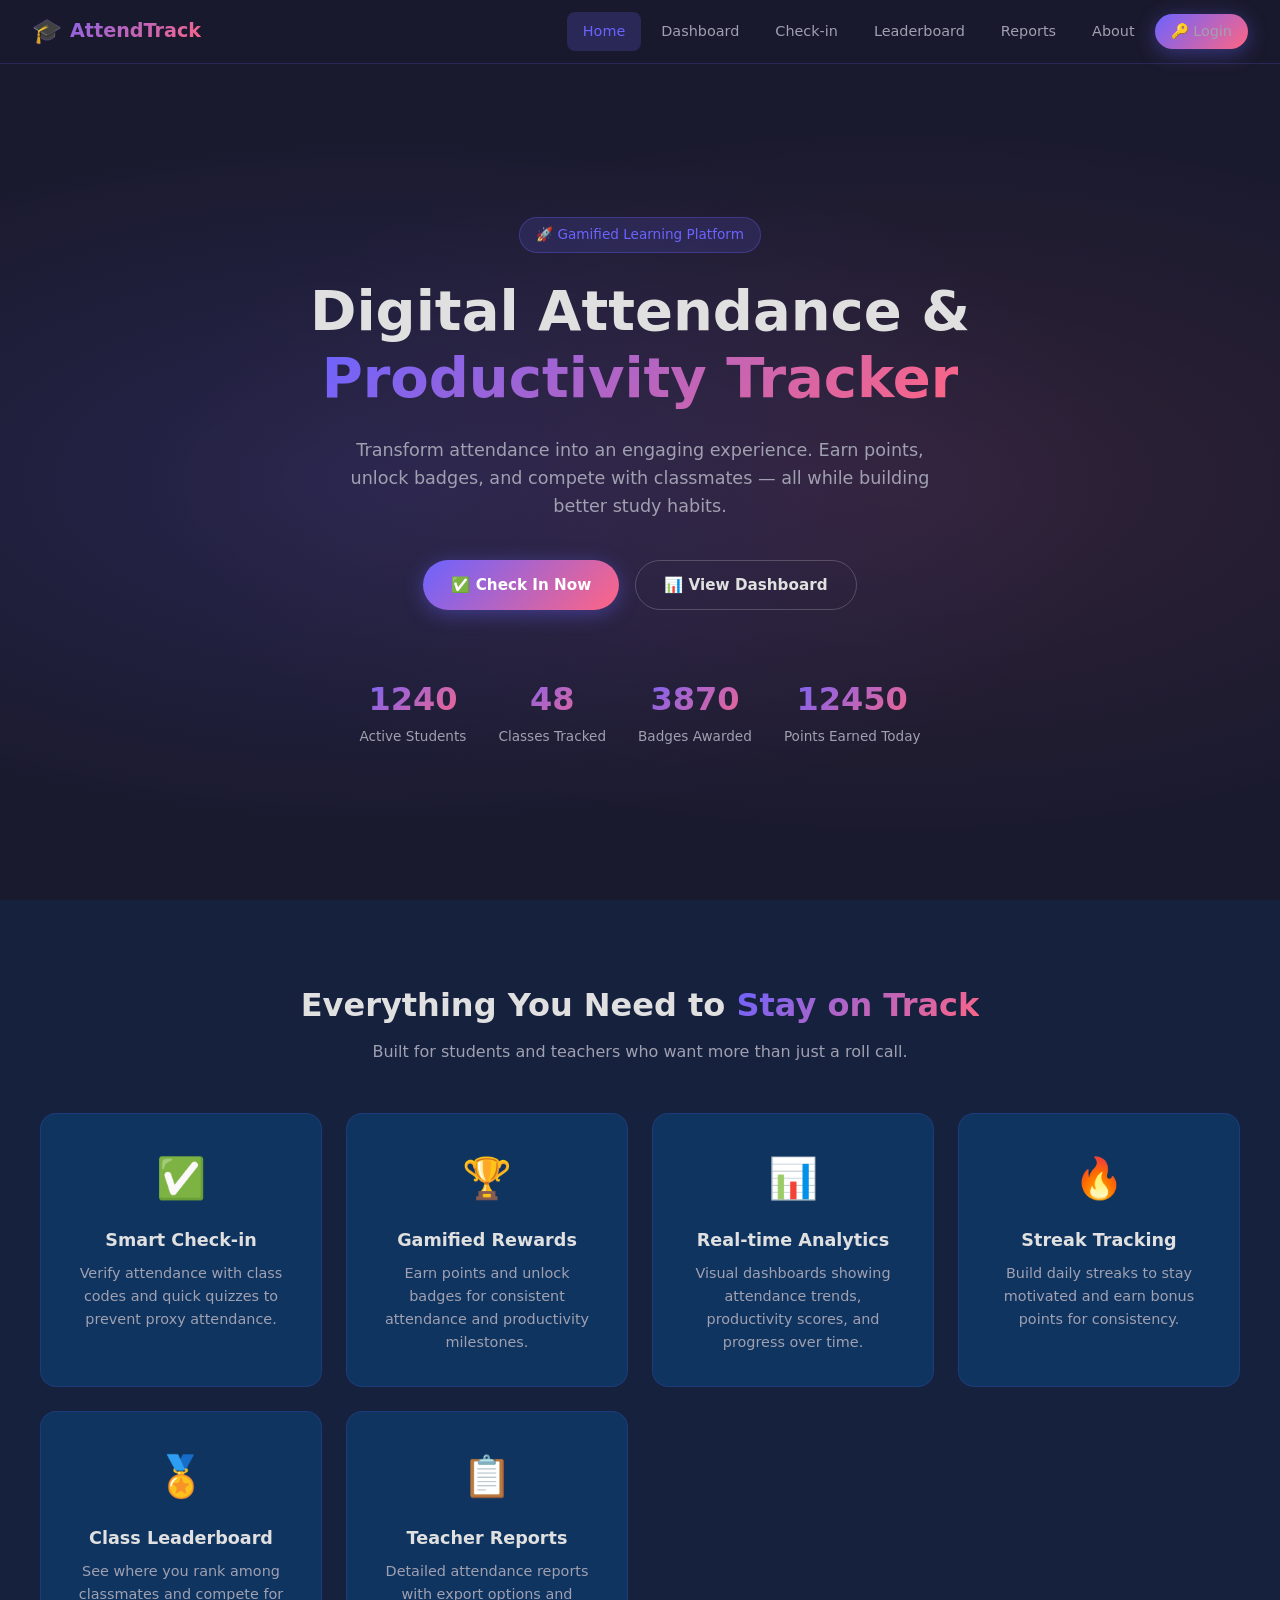
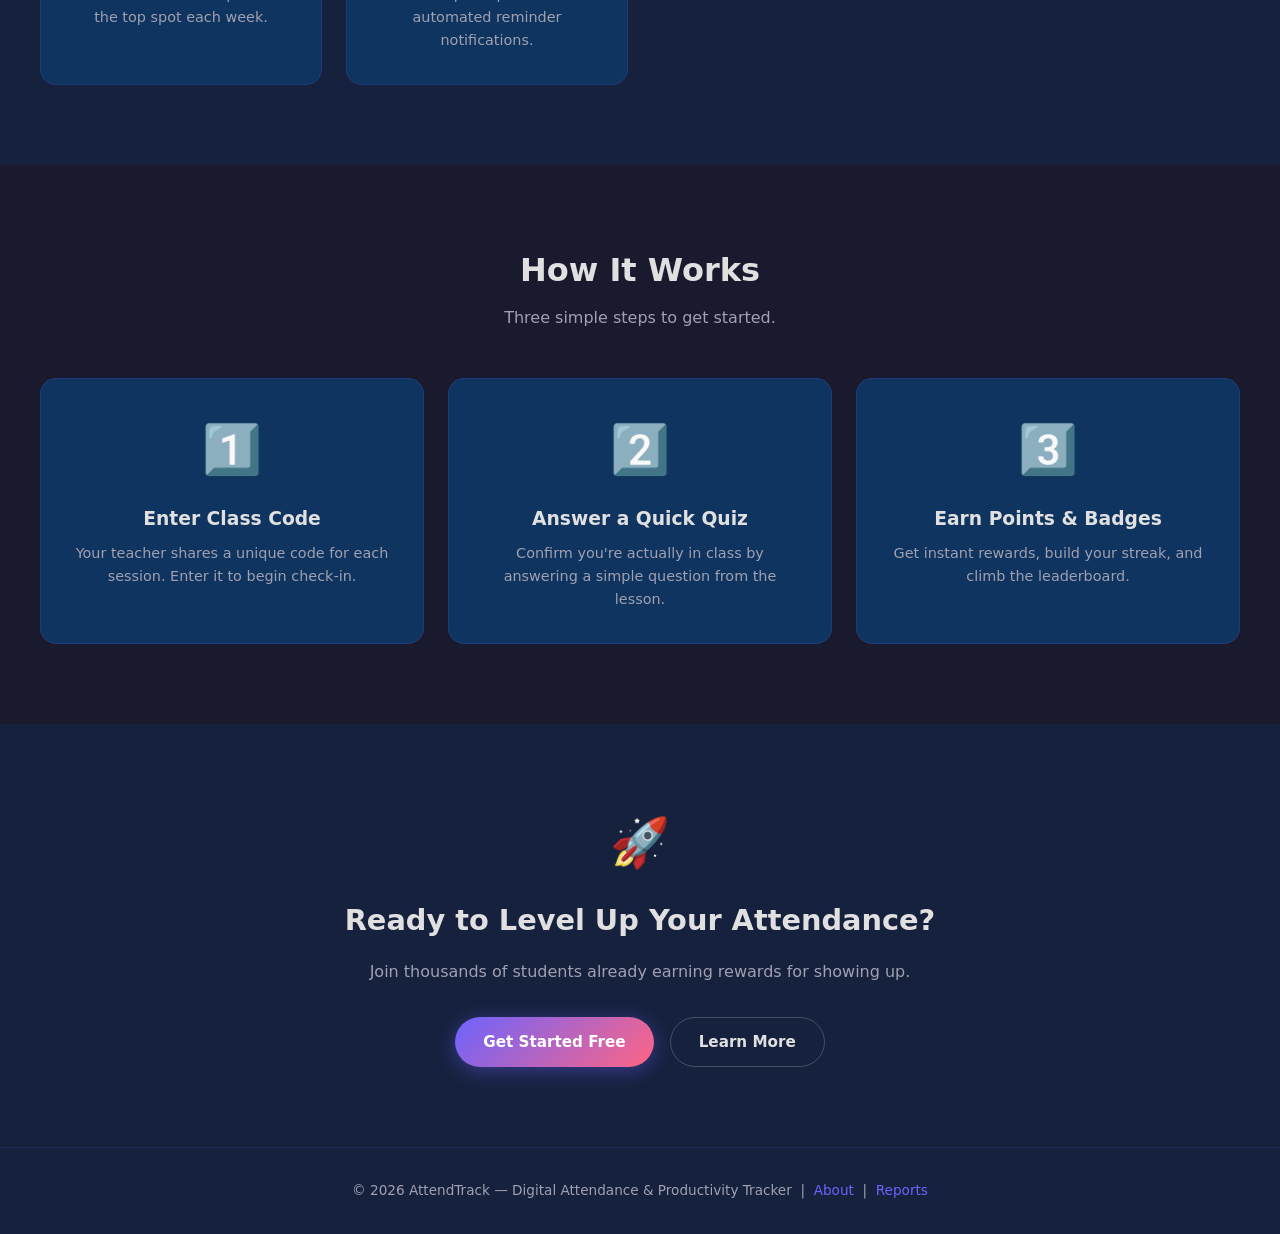
<file: index.html>
<!DOCTYPE html>
<html lang="en">
<head>
  <meta charset="UTF-8" />
  <meta name="viewport" content="width=device-width, initial-scale=1.0" />
  <title>Digital Attendance & Productivity Tracker</title>
  <link rel="stylesheet" href="css/style.css" />
  <script src="js/db.js"></script>
</head>
<body>

<!-- NAVBAR -->
<nav class="navbar">
  <a href="index.html" class="nav-brand">
    <span class="logo-icon">🎓</span> AttendTrack
  </a>
  <div class="nav-links">
    <a href="index.html" class="active">Home</a>
    <a href="dashboard.html">Dashboard</a>
    <a href="checkin.html">Check-in</a>
    <a href="leaderboard.html">Leaderboard</a>
    <a href="reports.html">Reports</a>
    <a href="about.html">About</a>
  </div>
  <div class="nav-toggle" aria-label="Toggle menu">
    <span></span><span></span><span></span>
  </div>
</nav>

<!-- HERO -->
<section class="hero">
  <div class="hero-content">
    <div class="hero-badge">🚀 Gamified Learning Platform</div>
    <h1>Digital Attendance &<br><span>Productivity Tracker</span></h1>
    <p>Transform attendance into an engaging experience. Earn points, unlock badges, and compete with classmates — all while building better study habits.</p>
    <div class="hero-buttons">
      <a href="checkin.html" class="btn btn-primary">✅ Check In Now</a>
      <a href="dashboard.html" class="btn btn-outline">📊 View Dashboard</a>
    </div>
    <div class="hero-stats">
      <div class="hero-stat">
        <div class="number" id="stat1">0</div>
        <div class="label">Active Students</div>
      </div>
      <div class="hero-stat">
        <div class="number" id="stat2">0</div>
        <div class="label">Classes Tracked</div>
      </div>
      <div class="hero-stat">
        <div class="number" id="stat3">0</div>
        <div class="label">Badges Awarded</div>
      </div>
      <div class="hero-stat">
        <div class="number" id="stat4">0</div>
        <div class="label">Points Earned Today</div>
      </div>
    </div>
  </div>
</section>

<!-- FEATURES -->
<section class="section" style="background: var(--dark2);">
  <div class="container">
    <div style="text-align:center; margin-bottom:3rem;">
      <h2 class="section-title">Everything You Need to <span style="background:var(--gradient);-webkit-background-clip:text;-webkit-text-fill-color:transparent;background-clip:text;">Stay on Track</span></h2>
      <p class="section-subtitle">Built for students and teachers who want more than just a roll call.</p>
    </div>
    <div class="features-grid">
      <div class="feature-card">
        <span class="feature-icon">✅</span>
        <h3>Smart Check-in</h3>
        <p>Verify attendance with class codes and quick quizzes to prevent proxy attendance.</p>
      </div>
      <div class="feature-card">
        <span class="feature-icon">🏆</span>
        <h3>Gamified Rewards</h3>
        <p>Earn points and unlock badges for consistent attendance and productivity milestones.</p>
      </div>
      <div class="feature-card">
        <span class="feature-icon">📊</span>
        <h3>Real-time Analytics</h3>
        <p>Visual dashboards showing attendance trends, productivity scores, and progress over time.</p>
      </div>
      <div class="feature-card">
        <span class="feature-icon">🔥</span>
        <h3>Streak Tracking</h3>
        <p>Build daily streaks to stay motivated and earn bonus points for consistency.</p>
      </div>
      <div class="feature-card">
        <span class="feature-icon">🏅</span>
        <h3>Class Leaderboard</h3>
        <p>See where you rank among classmates and compete for the top spot each week.</p>
      </div>
      <div class="feature-card">
        <span class="feature-icon">📋</span>
        <h3>Teacher Reports</h3>
        <p>Detailed attendance reports with export options and automated reminder notifications.</p>
      </div>
    </div>
  </div>
</section>

<!-- HOW IT WORKS -->
<section class="section">
  <div class="container">
    <div style="text-align:center; margin-bottom:3rem;">
      <h2 class="section-title">How It Works</h2>
      <p class="section-subtitle">Three simple steps to get started.</p>
    </div>
    <div class="grid-3">
      <div class="card" style="text-align:center; padding:2rem;">
        <div style="font-size:3rem; margin-bottom:1rem;">1️⃣</div>
        <h3 style="margin-bottom:0.5rem;">Enter Class Code</h3>
        <p style="color:var(--text-muted); font-size:0.9rem;">Your teacher shares a unique code for each session. Enter it to begin check-in.</p>
      </div>
      <div class="card" style="text-align:center; padding:2rem;">
        <div style="font-size:3rem; margin-bottom:1rem;">2️⃣</div>
        <h3 style="margin-bottom:0.5rem;">Answer a Quick Quiz</h3>
        <p style="color:var(--text-muted); font-size:0.9rem;">Confirm you're actually in class by answering a simple question from the lesson.</p>
      </div>
      <div class="card" style="text-align:center; padding:2rem;">
        <div style="font-size:3rem; margin-bottom:1rem;">3️⃣</div>
        <h3 style="margin-bottom:0.5rem;">Earn Points & Badges</h3>
        <p style="color:var(--text-muted); font-size:0.9rem;">Get instant rewards, build your streak, and climb the leaderboard.</p>
      </div>
    </div>
  </div>
</section>

<!-- CTA -->
<section class="section" style="background: var(--dark2); text-align:center;">
  <div class="container" style="max-width:600px;">
    <div style="font-size:3rem; margin-bottom:1rem;">🚀</div>
    <h2 style="font-size:1.8rem; font-weight:700; margin-bottom:1rem;">Ready to Level Up Your Attendance?</h2>
    <p style="color:var(--text-muted); margin-bottom:2rem;">Join thousands of students already earning rewards for showing up.</p>
    <div style="display:flex; gap:1rem; justify-content:center; flex-wrap:wrap;">
      <a href="checkin.html" class="btn btn-primary">Get Started Free</a>
      <a href="about.html" class="btn btn-outline">Learn More</a>
    </div>
  </div>
</section>

<footer>
  <p>© 2026 AttendTrack — Digital Attendance & Productivity Tracker &nbsp;|&nbsp; <a href="about.html">About</a> &nbsp;|&nbsp; <a href="reports.html">Reports</a></p>
</footer>

<script src="js/app.js"></script>
<script>
  function initPage() {
    animateCounter(document.getElementById('stat1'), 1240);
    animateCounter(document.getElementById('stat2'), 48);
    animateCounter(document.getElementById('stat3'), 3870);
    animateCounter(document.getElementById('stat4'), 12450);
  }
</script>
</body>
</html>
</file>
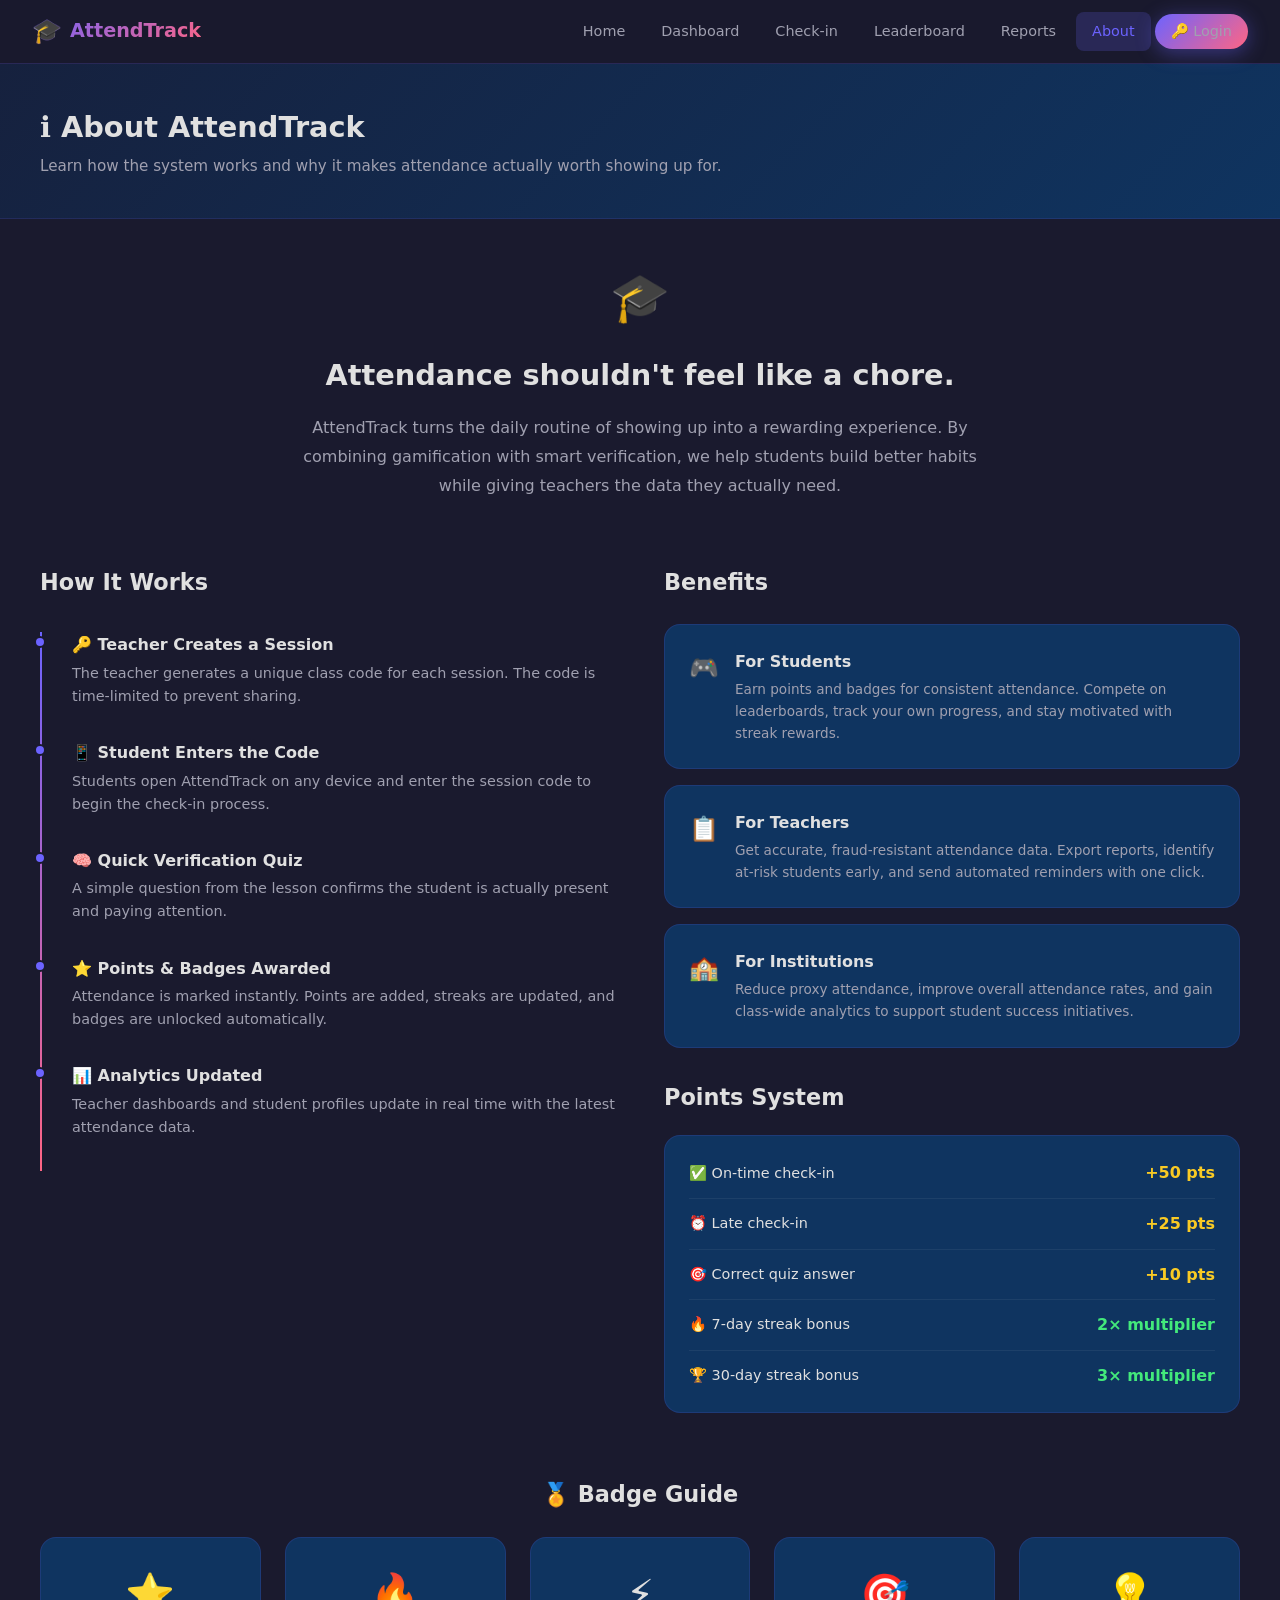
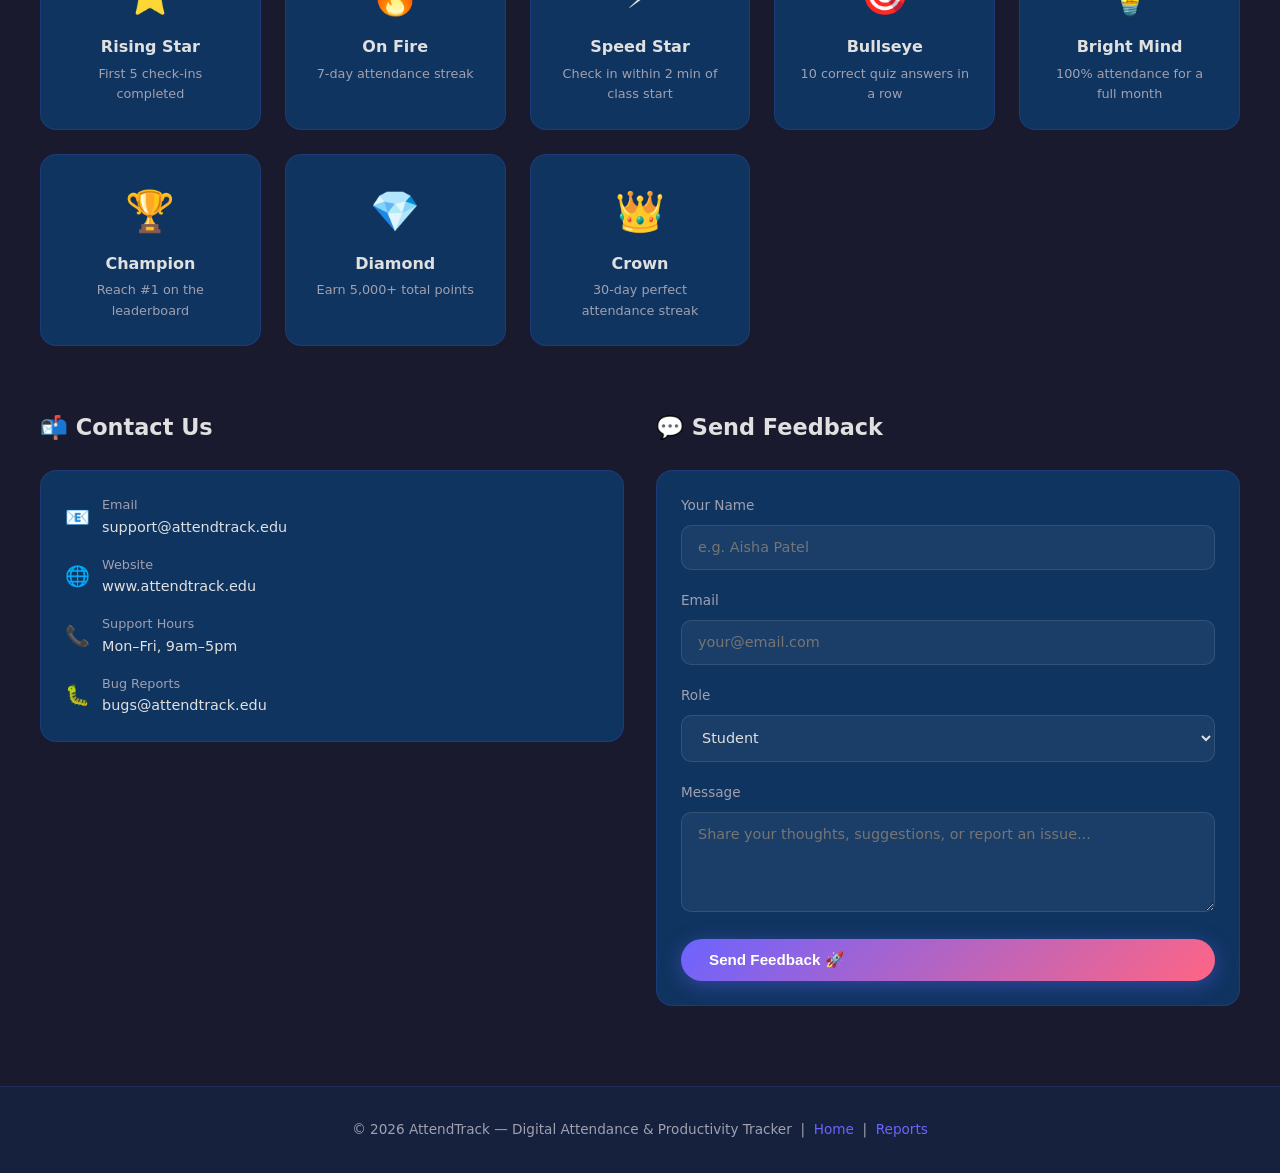
<file: about.html>
<!DOCTYPE html>
<html lang="en">
<head>
  <meta charset="UTF-8" />
  <meta name="viewport" content="width=device-width, initial-scale=1.0" />
  <title>About — AttendTrack</title>
  <link rel="stylesheet" href="css/style.css" />
  <script src="js/db.js"></script>
</head>
<body>

<nav class="navbar">
  <a href="index.html" class="nav-brand"><span class="logo-icon">🎓</span> AttendTrack</a>
  <div class="nav-links">
    <a href="index.html">Home</a>
    <a href="dashboard.html">Dashboard</a>
    <a href="checkin.html">Check-in</a>
    <a href="leaderboard.html">Leaderboard</a>
    <a href="reports.html">Reports</a>
    <a href="about.html" class="active">About</a>
  </div>
  <div class="nav-toggle"><span></span><span></span><span></span></div>
</nav>

<div class="page-header">
  <div class="container">
    <h1>ℹ️ About AttendTrack</h1>
    <p>Learn how the system works and why it makes attendance actually worth showing up for.</p>
  </div>
</div>

<div class="section" style="padding-top:2.5rem;">
  <div class="container">

    <!-- MISSION -->
    <div style="text-align:center; max-width:700px; margin:0 auto 4rem;">
      <div style="font-size:3rem; margin-bottom:1rem;">🎓</div>
      <h2 style="font-size:1.8rem; font-weight:700; margin-bottom:1rem;">
        Attendance shouldn't feel like a chore.
      </h2>
      <p style="color:var(--text-muted); font-size:1rem; line-height:1.8;">
        AttendTrack turns the daily routine of showing up into a rewarding experience. By combining gamification with smart verification, we help students build better habits while giving teachers the data they actually need.
      </p>
    </div>

    <!-- HOW IT WORKS TIMELINE -->
    <div class="grid-2" style="margin-bottom:4rem; gap:3rem;">
      <div>
        <h2 style="font-size:1.4rem; font-weight:700; margin-bottom:2rem;">How It Works</h2>
        <div class="timeline">
          <div class="timeline-item">
            <h3>🔑 Teacher Creates a Session</h3>
            <p>The teacher generates a unique class code for each session. The code is time-limited to prevent sharing.</p>
          </div>
          <div class="timeline-item">
            <h3>📱 Student Enters the Code</h3>
            <p>Students open AttendTrack on any device and enter the session code to begin the check-in process.</p>
          </div>
          <div class="timeline-item">
            <h3>🧠 Quick Verification Quiz</h3>
            <p>A simple question from the lesson confirms the student is actually present and paying attention.</p>
          </div>
          <div class="timeline-item">
            <h3>⭐ Points & Badges Awarded</h3>
            <p>Attendance is marked instantly. Points are added, streaks are updated, and badges are unlocked automatically.</p>
          </div>
          <div class="timeline-item">
            <h3>📊 Analytics Updated</h3>
            <p>Teacher dashboards and student profiles update in real time with the latest attendance data.</p>
          </div>
        </div>
      </div>

      <div>
        <h2 style="font-size:1.4rem; font-weight:700; margin-bottom:1.5rem;">Benefits</h2>
        <div style="display:flex; flex-direction:column; gap:1rem; margin-bottom:2rem;">
          <div class="card" style="display:flex; gap:1rem; align-items:flex-start;">
            <span style="font-size:1.5rem; flex-shrink:0;">🎮</span>
            <div>
              <h4 style="margin-bottom:0.25rem;">For Students</h4>
              <p style="font-size:0.85rem; color:var(--text-muted);">Earn points and badges for consistent attendance. Compete on leaderboards, track your own progress, and stay motivated with streak rewards.</p>
            </div>
          </div>
          <div class="card" style="display:flex; gap:1rem; align-items:flex-start;">
            <span style="font-size:1.5rem; flex-shrink:0;">📋</span>
            <div>
              <h4 style="margin-bottom:0.25rem;">For Teachers</h4>
              <p style="font-size:0.85rem; color:var(--text-muted);">Get accurate, fraud-resistant attendance data. Export reports, identify at-risk students early, and send automated reminders with one click.</p>
            </div>
          </div>
          <div class="card" style="display:flex; gap:1rem; align-items:flex-start;">
            <span style="font-size:1.5rem; flex-shrink:0;">🏫</span>
            <div>
              <h4 style="margin-bottom:0.25rem;">For Institutions</h4>
              <p style="font-size:0.85rem; color:var(--text-muted);">Reduce proxy attendance, improve overall attendance rates, and gain class-wide analytics to support student success initiatives.</p>
            </div>
          </div>
        </div>

        <h2 style="font-size:1.4rem; font-weight:700; margin-bottom:1.25rem;">Points System</h2>
        <div class="card">
          <div style="display:flex; flex-direction:column; gap:0.75rem;">
            <div style="display:flex; justify-content:space-between; align-items:center; padding-bottom:0.75rem; border-bottom:1px solid rgba(255,255,255,0.06);">
              <span style="font-size:0.9rem;">✅ On-time check-in</span>
              <span style="color:var(--warning); font-weight:700;">+50 pts</span>
            </div>
            <div style="display:flex; justify-content:space-between; align-items:center; padding-bottom:0.75rem; border-bottom:1px solid rgba(255,255,255,0.06);">
              <span style="font-size:0.9rem;">⏰ Late check-in</span>
              <span style="color:var(--warning); font-weight:700;">+25 pts</span>
            </div>
            <div style="display:flex; justify-content:space-between; align-items:center; padding-bottom:0.75rem; border-bottom:1px solid rgba(255,255,255,0.06);">
              <span style="font-size:0.9rem;">🎯 Correct quiz answer</span>
              <span style="color:var(--warning); font-weight:700;">+10 pts</span>
            </div>
            <div style="display:flex; justify-content:space-between; align-items:center; padding-bottom:0.75rem; border-bottom:1px solid rgba(255,255,255,0.06);">
              <span style="font-size:0.9rem;">🔥 7-day streak bonus</span>
              <span style="color:var(--accent); font-weight:700;">2× multiplier</span>
            </div>
            <div style="display:flex; justify-content:space-between; align-items:center;">
              <span style="font-size:0.9rem;">🏆 30-day streak bonus</span>
              <span style="color:var(--accent); font-weight:700;">3× multiplier</span>
            </div>
          </div>
        </div>
      </div>
    </div>

    <!-- BADGES GUIDE -->
    <div style="margin-bottom:4rem;">
      <h2 style="font-size:1.4rem; font-weight:700; margin-bottom:1.5rem; text-align:center;">🏅 Badge Guide</h2>
      <div class="grid-4">
        <div class="card" style="text-align:center; padding:1.5rem;">
          <div style="font-size:2.5rem; margin-bottom:0.5rem;">⭐</div>
          <h4 style="margin-bottom:0.25rem;">Rising Star</h4>
          <p style="font-size:0.8rem; color:var(--text-muted);">First 5 check-ins completed</p>
        </div>
        <div class="card" style="text-align:center; padding:1.5rem;">
          <div style="font-size:2.5rem; margin-bottom:0.5rem;">🔥</div>
          <h4 style="margin-bottom:0.25rem;">On Fire</h4>
          <p style="font-size:0.8rem; color:var(--text-muted);">7-day attendance streak</p>
        </div>
        <div class="card" style="text-align:center; padding:1.5rem;">
          <div style="font-size:2.5rem; margin-bottom:0.5rem;">⚡</div>
          <h4 style="margin-bottom:0.25rem;">Speed Star</h4>
          <p style="font-size:0.8rem; color:var(--text-muted);">Check in within 2 min of class start</p>
        </div>
        <div class="card" style="text-align:center; padding:1.5rem;">
          <div style="font-size:2.5rem; margin-bottom:0.5rem;">🎯</div>
          <h4 style="margin-bottom:0.25rem;">Bullseye</h4>
          <p style="font-size:0.8rem; color:var(--text-muted);">10 correct quiz answers in a row</p>
        </div>
        <div class="card" style="text-align:center; padding:1.5rem;">
          <div style="font-size:2.5rem; margin-bottom:0.5rem;">💡</div>
          <h4 style="margin-bottom:0.25rem;">Bright Mind</h4>
          <p style="font-size:0.8rem; color:var(--text-muted);">100% attendance for a full month</p>
        </div>
        <div class="card" style="text-align:center; padding:1.5rem;">
          <div style="font-size:2.5rem; margin-bottom:0.5rem;">🏆</div>
          <h4 style="margin-bottom:0.25rem;">Champion</h4>
          <p style="font-size:0.8rem; color:var(--text-muted);">Reach #1 on the leaderboard</p>
        </div>
        <div class="card" style="text-align:center; padding:1.5rem;">
          <div style="font-size:2.5rem; margin-bottom:0.5rem;">💎</div>
          <h4 style="margin-bottom:0.25rem;">Diamond</h4>
          <p style="font-size:0.8rem; color:var(--text-muted);">Earn 5,000+ total points</p>
        </div>
        <div class="card" style="text-align:center; padding:1.5rem;">
          <div style="font-size:2.5rem; margin-bottom:0.5rem;">👑</div>
          <h4 style="margin-bottom:0.25rem;">Crown</h4>
          <p style="font-size:0.8rem; color:var(--text-muted);">30-day perfect attendance streak</p>
        </div>
      </div>
    </div>

    <!-- CONTACT / FEEDBACK -->
    <div class="grid-2" style="gap:2rem;">
      <div>
        <h2 style="font-size:1.4rem; font-weight:700; margin-bottom:1.5rem;">📬 Contact Us</h2>
        <div class="card" style="display:flex; flex-direction:column; gap:1rem;">
          <div style="display:flex; align-items:center; gap:0.75rem;">
            <span style="font-size:1.25rem;">📧</span>
            <div>
              <div style="font-size:0.8rem; color:var(--text-muted);">Email</div>
              <div style="font-size:0.9rem;">support@attendtrack.edu</div>
            </div>
          </div>
          <div style="display:flex; align-items:center; gap:0.75rem;">
            <span style="font-size:1.25rem;">🌐</span>
            <div>
              <div style="font-size:0.8rem; color:var(--text-muted);">Website</div>
              <div style="font-size:0.9rem;">www.attendtrack.edu</div>
            </div>
          </div>
          <div style="display:flex; align-items:center; gap:0.75rem;">
            <span style="font-size:1.25rem;">📞</span>
            <div>
              <div style="font-size:0.8rem; color:var(--text-muted);">Support Hours</div>
              <div style="font-size:0.9rem;">Mon–Fri, 9am–5pm</div>
            </div>
          </div>
          <div style="display:flex; align-items:center; gap:0.75rem;">
            <span style="font-size:1.25rem;">🐛</span>
            <div>
              <div style="font-size:0.8rem; color:var(--text-muted);">Bug Reports</div>
              <div style="font-size:0.9rem;">bugs@attendtrack.edu</div>
            </div>
          </div>
        </div>
      </div>

      <div>
        <h2 style="font-size:1.4rem; font-weight:700; margin-bottom:1.5rem;">💬 Send Feedback</h2>
        <div class="card">
          <div class="form-group">
            <label>Your Name</label>
            <input type="text" placeholder="e.g. Aisha Patel" />
          </div>
          <div class="form-group">
            <label>Email</label>
            <input type="email" placeholder="your@email.com" />
          </div>
          <div class="form-group">
            <label>Role</label>
            <select>
              <option>Student</option>
              <option>Teacher</option>
              <option>Administrator</option>
              <option>Other</option>
            </select>
          </div>
          <div class="form-group">
            <label>Message</label>
            <textarea placeholder="Share your thoughts, suggestions, or report an issue..."></textarea>
          </div>
          <button class="btn btn-primary" style="width:100%;" onclick="submitFeedback()">Send Feedback 🚀</button>
        </div>
      </div>
    </div>

  </div>
</div>

<footer>
  <p>© 2026 AttendTrack — Digital Attendance & Productivity Tracker &nbsp;|&nbsp; <a href="index.html">Home</a> &nbsp;|&nbsp; <a href="reports.html">Reports</a></p>
</footer>

<script src="js/app.js"></script>
<script>
function submitFeedback() {
  showToast('✅', 'Thanks for your feedback! We\'ll get back to you soon.');
}
function initPage() {}
</script>
</body>
</html>
</file>
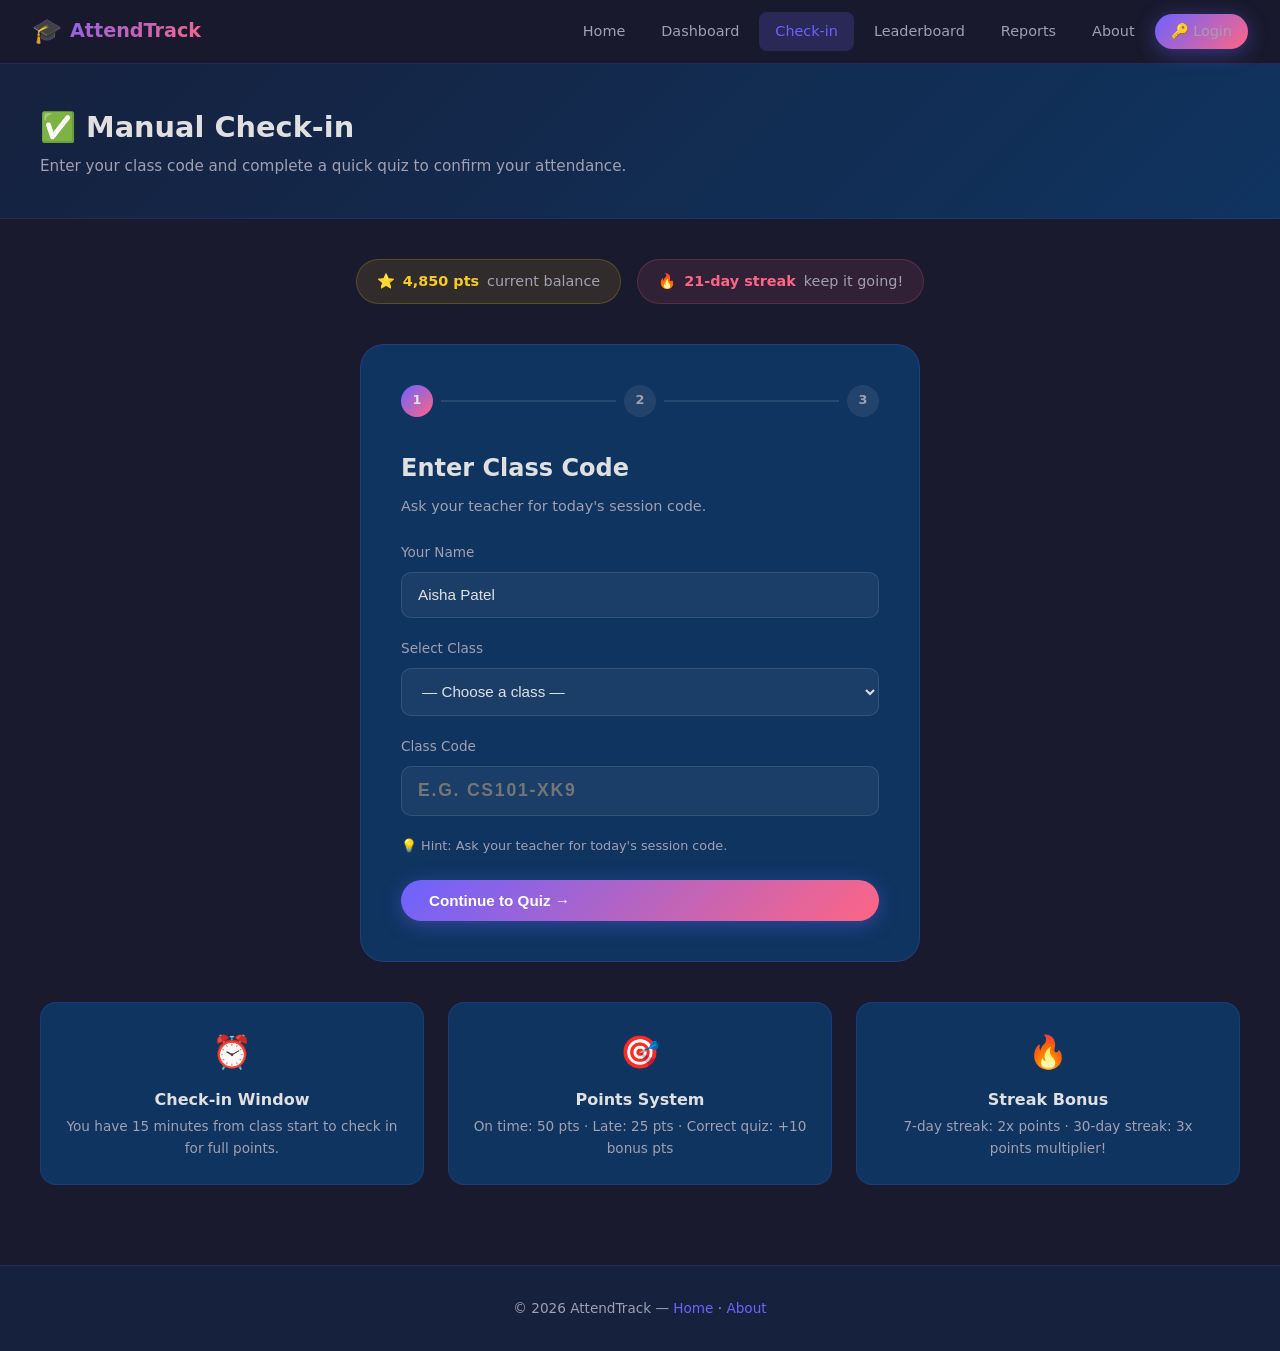
<file: checkin.html>
<!DOCTYPE html>
<html lang="en">
<head>
  <meta charset="UTF-8" />
  <meta name="viewport" content="width=device-width, initial-scale=1.0" />
  <title>Check-in — AttendTrack</title>
  <link rel="stylesheet" href="css/style.css" />
  <script src="js/db.js"></script>
</head>
<body>

<nav class="navbar">
  <a href="index.html" class="nav-brand"><span class="logo-icon">🎓</span> AttendTrack</a>
  <div class="nav-links">
    <a href="index.html">Home</a>
    <a href="dashboard.html">Dashboard</a>
    <a href="checkin.html" class="active">Check-in</a>
    <a href="leaderboard.html">Leaderboard</a>
    <a href="reports.html">Reports</a>
    <a href="about.html">About</a>
  </div>
  <div class="nav-toggle"><span></span><span></span><span></span></div>
</nav>

<div class="page-header">
  <div class="container">
    <h1>✅ Manual Check-in</h1>
    <p>Enter your class code and complete a quick quiz to confirm your attendance.</p>
  </div>
</div>

<div class="section" style="padding-top:2.5rem;">
  <div class="container">

    <!-- POINTS BANNER -->
    <div style="display:flex; gap:1rem; justify-content:center; flex-wrap:wrap; margin-bottom:2.5rem;">
      <div style="display:flex; align-items:center; gap:0.5rem; background:rgba(249,202,36,0.1); border:1px solid rgba(249,202,36,0.2); padding:0.6rem 1.25rem; border-radius:50px; font-size:0.9rem;">
        ⭐ <strong style="color:var(--warning);">4,850 pts</strong> <span style="color:var(--text-muted);">current balance</span>
      </div>
      <div style="display:flex; align-items:center; gap:0.5rem; background:rgba(255,101,132,0.1); border:1px solid rgba(255,101,132,0.2); padding:0.6rem 1.25rem; border-radius:50px; font-size:0.9rem;">
        🔥 <strong style="color:var(--secondary);">21-day streak</strong> <span style="color:var(--text-muted);">keep it going!</span>
      </div>
    </div>

    <div class="checkin-card">

      <!-- STEP INDICATOR -->
      <div style="display:flex; align-items:center; gap:0.5rem; margin-bottom:2rem;" id="stepIndicator">
        <div class="step-dot active" id="dot1" style="width:32px;height:32px;border-radius:50%;background:var(--gradient);display:flex;align-items:center;justify-content:center;font-size:0.8rem;font-weight:700;flex-shrink:0;">1</div>
        <div style="flex:1;height:2px;background:rgba(255,255,255,0.1);" id="line1"></div>
        <div class="step-dot" id="dot2" style="width:32px;height:32px;border-radius:50%;background:rgba(255,255,255,0.08);display:flex;align-items:center;justify-content:center;font-size:0.8rem;font-weight:700;flex-shrink:0;color:var(--text-muted);">2</div>
        <div style="flex:1;height:2px;background:rgba(255,255,255,0.1);" id="line2"></div>
        <div class="step-dot" id="dot3" style="width:32px;height:32px;border-radius:50%;background:rgba(255,255,255,0.08);display:flex;align-items:center;justify-content:center;font-size:0.8rem;font-weight:700;flex-shrink:0;color:var(--text-muted);">3</div>
      </div>

      <!-- STEP 1: Class Code -->
      <div class="checkin-step active" id="step1">
        <h2 style="margin-bottom:0.5rem;">Enter Class Code</h2>
        <p style="color:var(--text-muted); font-size:0.9rem; margin-bottom:1.5rem;">Ask your teacher for today's session code.</p>

        <div class="input-group">
          <label>Your Name</label>
          <input type="text" id="studentName" placeholder="e.g. Aisha Patel" value="Aisha Patel" />
        </div>

        <div class="input-group">
          <label>Select Class</label>
          <select id="classSelect">
            <option value="">— Choose a class —</option>
          </select>
        </div>

        <div class="input-group">
          <label>Class Code</label>
          <input type="text" id="classCode" placeholder="e.g. CS101-XK9" maxlength="12"
            style="text-transform:uppercase; letter-spacing:0.1em; font-size:1.1rem; font-weight:600;" />
        </div>

        <p style="font-size:0.8rem; color:var(--text-muted); margin-bottom:1.5rem;" id="codeHint">
          💡 Hint: Ask your teacher for today's session code.
        </p>

        <button class="btn btn-primary" style="width:100%;" onclick="verifyCode()">
          Continue to Quiz →
        </button>
        <div id="codeError" style="color:var(--secondary); font-size:0.85rem; margin-top:0.75rem; display:none;">
          ❌ Invalid code. Please check with your teacher.
        </div>
      </div>

      <!-- STEP 2: Quiz -->
      <div class="checkin-step" id="step2">
        <div style="display:flex; align-items:center; gap:0.75rem; margin-bottom:1.5rem;">
          <div style="background:rgba(108,99,255,0.15); border-radius:10px; padding:0.5rem 0.85rem; font-size:0.85rem; color:var(--primary);">
            📚 CS101 — Algorithms
          </div>
          <span class="badge badge-green">Code Verified ✓</span>
        </div>

        <h2 style="margin-bottom:0.5rem;">Quick Attendance Quiz</h2>
        <p style="color:var(--text-muted); font-size:0.9rem; margin-bottom:1.5rem;">Answer this question to confirm you're in class.</p>

        <div style="background:rgba(108,99,255,0.08); border:1px solid rgba(108,99,255,0.2); border-radius:12px; padding:1.25rem; margin-bottom:1.5rem;">
          <div style="font-size:0.75rem; color:var(--primary); text-transform:uppercase; letter-spacing:0.05em; margin-bottom:0.5rem;">Today's Question</div>
          <p style="font-size:1rem; font-weight:500;" id="quizQuestion">What is the time complexity of Binary Search?</p>
        </div>

        <div id="quizOptions">
          <label class="quiz-option" onclick="selectOption(this, false)">
            <input type="radio" name="quiz" value="a" /> O(n)
          </label>
          <label class="quiz-option" onclick="selectOption(this, false)">
            <input type="radio" name="quiz" value="b" /> O(n²)
          </label>
          <label class="quiz-option" onclick="selectOption(this, true)">
            <input type="radio" name="quiz" value="c" /> O(log n)
          </label>
          <label class="quiz-option" onclick="selectOption(this, false)">
            <input type="radio" name="quiz" value="d" /> O(1)
          </label>
        </div>

        <button class="btn btn-primary" style="width:100%; margin-top:1.25rem;" id="submitQuizBtn" onclick="submitQuiz()" disabled>
          Submit Answer & Check In
        </button>
      </div>

      <!-- STEP 3: Success -->
      <div class="checkin-step" id="step3">
        <div class="success-animation">
          <span class="success-icon">🎉</span>
          <h2 style="font-size:1.5rem; margin-bottom:0.5rem;">Attendance Marked!</h2>
          <p style="color:var(--text-muted); margin-bottom:1.5rem;">You're officially checked in for <strong id="confirmedClass">CS101</strong>.</p>

          <div class="points-popup">
            ⭐ <span id="earnedPoints">+50 Points Earned!</span>
          </div>

          <div class="badge-notification">
            <span style="font-size:1.5rem;">🔥</span>
            <div>
              <div style="font-weight:600; font-size:0.9rem;">Streak Extended!</div>
              <div style="font-size:0.8rem; color:var(--text-muted);" id="newStreak">You're on a 22-day streak. Keep it up!</div>
            </div>
          </div>

          <div class="badge-notification" style="animation-delay:0.7s;">
            <span style="font-size:1.5rem;">🏆</span>
            <div>
              <div style="font-weight:600; font-size:0.9rem;">New Badge Unlocked!</div>
              <div style="font-size:0.8rem; color:var(--text-muted);">"Consistent Learner" — 20+ day streak achieved!</div>
            </div>
          </div>

          <div style="display:flex; gap:1rem; justify-content:center; margin-top:2rem; flex-wrap:wrap;">
            <a href="dashboard.html" class="btn btn-primary">View Dashboard</a>
            <a href="leaderboard.html" class="btn btn-outline">See Leaderboard</a>
          </div>

          <button onclick="resetCheckin()" style="background:none; border:none; color:var(--text-muted); font-size:0.85rem; cursor:pointer; margin-top:1rem; text-decoration:underline;">
            Check in to another class
          </button>
        </div>
      </div>

    </div>

    <!-- INFO CARDS -->
    <div class="grid-3" style="margin-top:2.5rem;">
      <div class="card" style="text-align:center;">
        <div style="font-size:2rem; margin-bottom:0.5rem;">⏰</div>
        <h4 style="margin-bottom:0.25rem;">Check-in Window</h4>
        <p style="font-size:0.85rem; color:var(--text-muted);">You have 15 minutes from class start to check in for full points.</p>
      </div>
      <div class="card" style="text-align:center;">
        <div style="font-size:2rem; margin-bottom:0.5rem;">🎯</div>
        <h4 style="margin-bottom:0.25rem;">Points System</h4>
        <p style="font-size:0.85rem; color:var(--text-muted);">On time: 50 pts · Late: 25 pts · Correct quiz: +10 bonus pts</p>
      </div>
      <div class="card" style="text-align:center;">
        <div style="font-size:2rem; margin-bottom:0.5rem;">🔥</div>
        <h4 style="margin-bottom:0.25rem;">Streak Bonus</h4>
        <p style="font-size:0.85rem; color:var(--text-muted);">7-day streak: 2x points · 30-day streak: 3x points multiplier!</p>
      </div>
    </div>

  </div>
</div>

<footer>
  <p>© 2026 AttendTrack — <a href="index.html">Home</a> · <a href="about.html">About</a></p>
</footer>

<script src="js/app.js"></script>
<script>
let selectedCorrect = null;
let currentSession = null;
let currentUser = null;

function initPage() {
  // Populate class dropdown from DB
  const classes = DB.getClasses();
  const sel = document.getElementById('classSelect');
  sel.innerHTML = '<option value="">— Choose a class —</option>' +
    classes.map(c => `<option value="${c.classId}">${c.classId} — ${c.name}</option>`).join('');

  currentUser = DB.currentUser();
  // Pre-fill name if logged in
  if (currentUser) {
    const user = DB.getUserById(currentUser.userId);
    if (user) {
      document.getElementById('studentName').value = user.name;
      document.getElementById('studentName').readOnly = true;
      // Update points banner
      document.querySelector('[id="pointsBanner"]') && (document.getElementById('pointsBanner').textContent = user.points.toLocaleString() + ' pts');
    }
  }
}

function verifyCode() {
  const code = document.getElementById('classCode').value.trim().toUpperCase();
  const cls = document.getElementById('classSelect').value;
  const name = document.getElementById('studentName').value.trim();
  const err = document.getElementById('codeError');

  if (!name) { err.style.display = 'block'; err.textContent = '❌ Please enter your name.'; return; }
  if (!cls)  { err.style.display = 'block'; err.textContent = '❌ Please select a class.'; return; }

  // Look up session in DB
  const session = DB.getSessionByCode(code);
  if (!session) {
    err.style.display = 'block';
    err.textContent = '❌ Invalid code. Try CS101-XK9 for demo.';
    return;
  }
  if (!session.active) {
    err.style.display = 'block';
    err.textContent = '❌ This session is no longer active.';
    return;
  }

  err.style.display = 'none';
  currentSession = session;

  // Populate quiz from DB session
  document.getElementById('quizQuestion').textContent = session.quizQuestion;
  const optionsEl = document.getElementById('quizOptions');
  optionsEl.innerHTML = session.quizOptions.map((opt, i) => `
    <label class="quiz-option" onclick="selectOption(this, ${i === session.quizAnswer})">
      <input type="radio" name="quiz" value="${i}" /> ${opt}
    </label>
  `).join('');

  goToStep(2);
}

function selectOption(el, isCorrect) {
  document.querySelectorAll('.quiz-option').forEach(o => o.classList.remove('selected'));
  el.classList.add('selected');
  selectedCorrect = isCorrect;
  document.getElementById('submitQuizBtn').disabled = false;
}

function submitQuiz() {
  const selected = document.querySelector('.quiz-option.selected');
  if (!selected || !currentSession) return;

  if (selectedCorrect) {
    selected.classList.add('correct');
    showToast('🎯', 'Correct answer! +10 bonus points!');
  } else {
    selected.classList.add('wrong');
    // Highlight correct answer
    document.querySelectorAll('.quiz-option')[currentSession.quizAnswer]?.classList.add('correct');
    showToast('💡', 'Not quite, but attendance still marked!');
  }

  document.getElementById('submitQuizBtn').disabled = true;

  // Write to DB if logged in
  if (currentUser) {
    const result = DB.markAttendance(currentUser.userId, currentSession.id, currentSession.classId, 'Present', selectedCorrect);
    if (result.error) { showToast('⚠️', result.error); }
    else {
      const user = DB.getUserById(currentUser.userId);
      document.getElementById('earnedPoints').textContent = '+' + result.points + ' Points Earned!';
      document.getElementById('newStreak').textContent = 'You\'re on a ' + (user?.streak || 0) + '-day streak. Keep it up!';
      // Check badge milestones
      if (user?.streak >= 7) DB.awardBadge(currentUser.userId, '🔥', 'On Fire');
      if (user?.streak >= 21) DB.awardBadge(currentUser.userId, '🏆', 'Champion');
    }
  }

  document.getElementById('confirmedClass').textContent = currentSession.classId;
  setTimeout(() => goToStep(3), 1000);
}

function goToStep(n) {
  document.querySelectorAll('.checkin-step').forEach(s => s.classList.remove('active'));
  document.getElementById('step' + n).classList.add('active');
  for (let i = 1; i <= 3; i++) {
    const dot = document.getElementById('dot' + i);
    if (i < n) { dot.style.background = 'var(--gradient2)'; dot.textContent = '✓'; dot.style.color = 'var(--dark)'; }
    else if (i === n) { dot.style.background = 'var(--gradient)'; dot.style.color = 'var(--white)'; }
    else { dot.style.background = 'rgba(255,255,255,0.08)'; dot.style.color = 'var(--text-muted)'; }
  }
  if (n >= 2) document.getElementById('line1').style.background = 'var(--accent)';
  if (n >= 3) document.getElementById('line2').style.background = 'var(--accent)';
}

function resetCheckin() {
  document.getElementById('classCode').value = '';
  document.getElementById('classSelect').value = '';
  document.querySelectorAll('.quiz-option').forEach(o => o.classList.remove('selected', 'correct', 'wrong'));
  document.getElementById('submitQuizBtn').disabled = true;
  selectedCorrect = null;
  currentSession = null;
  goToStep(1);
}
</script>
</body>
</html>
</file>
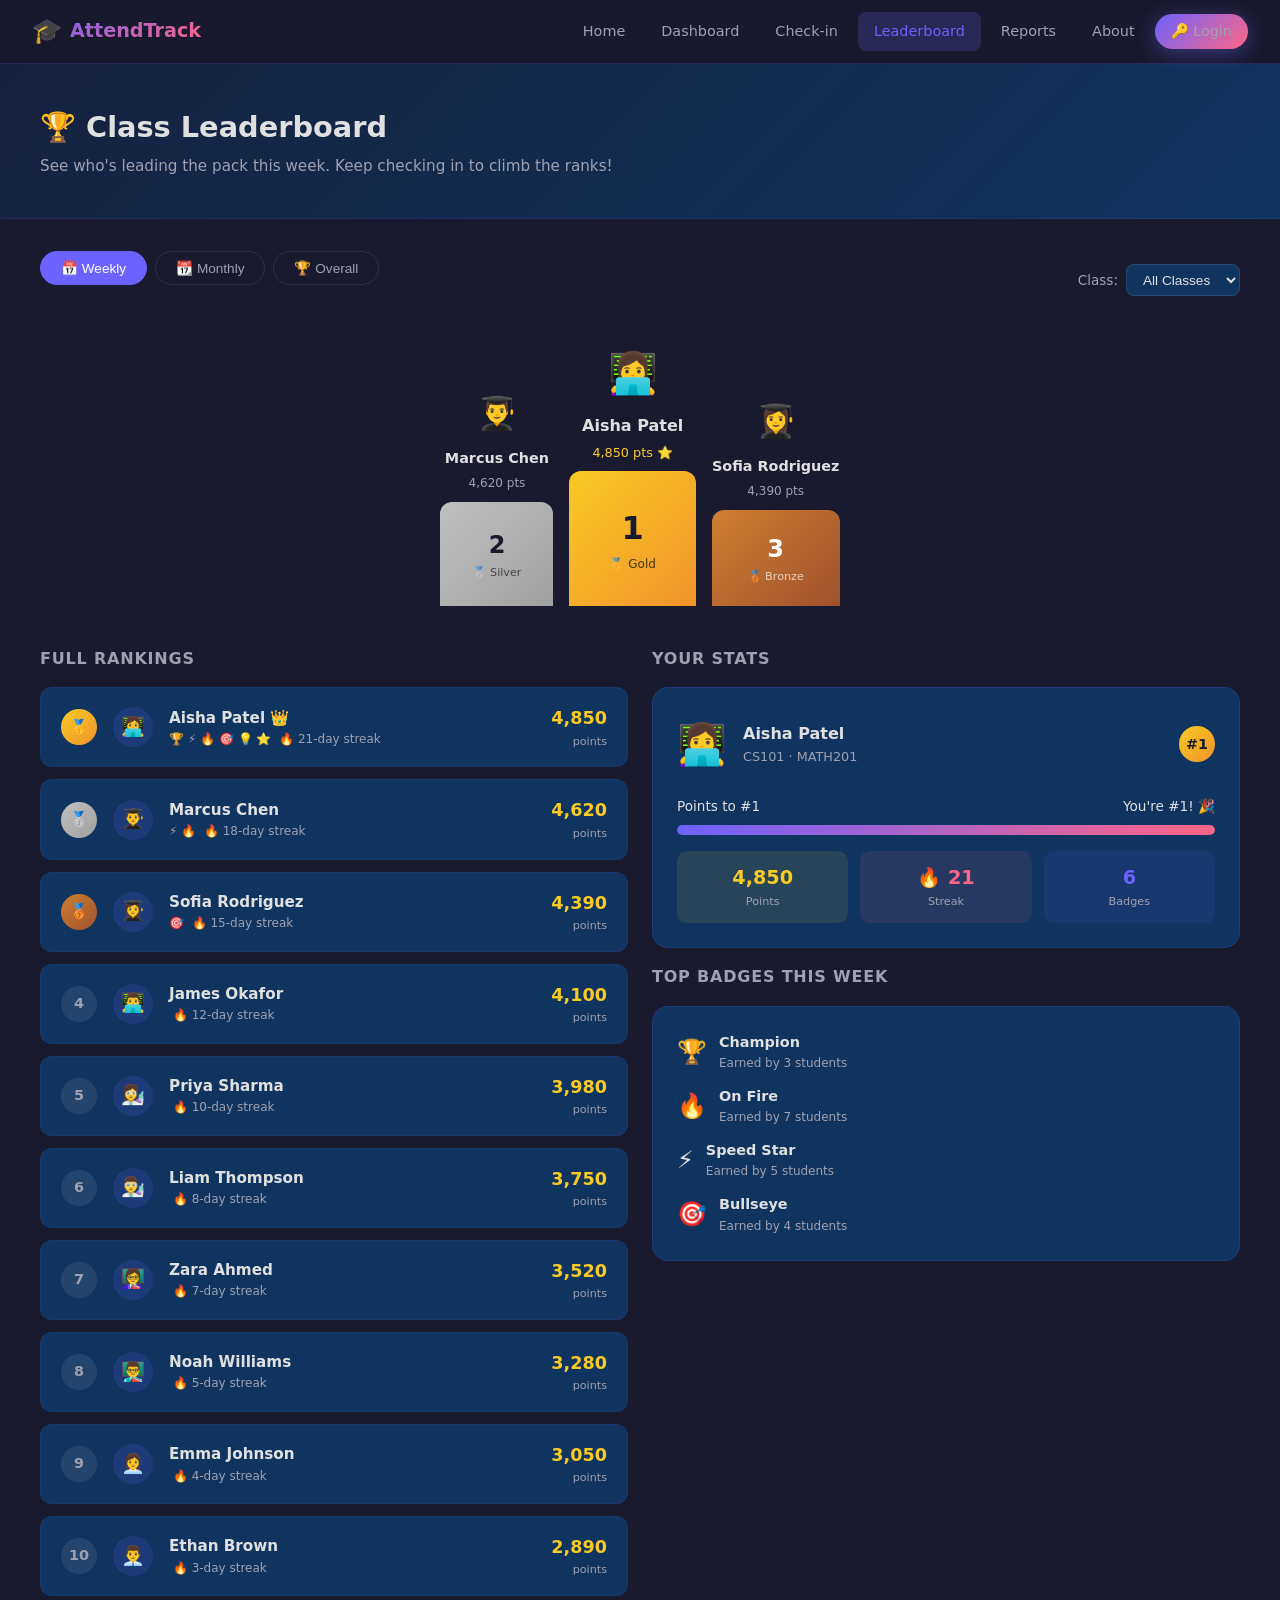
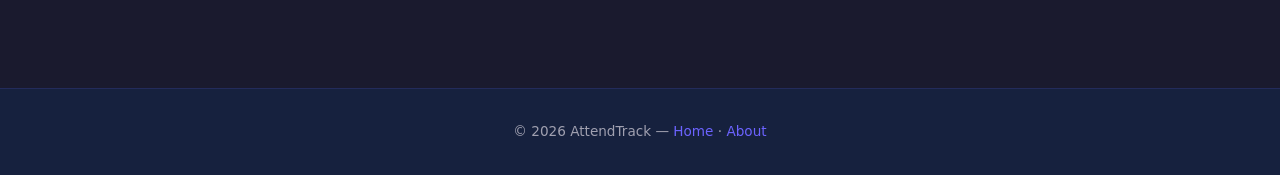
<file: leaderboard.html>
<!DOCTYPE html>
<html lang="en">
<head>
  <meta charset="UTF-8" />
  <meta name="viewport" content="width=device-width, initial-scale=1.0" />
  <title>Leaderboard — AttendTrack</title>
  <link rel="stylesheet" href="css/style.css" />
  <script src="js/db.js"></script>
</head>
<body>

<nav class="navbar">
  <a href="index.html" class="nav-brand"><span class="logo-icon">🎓</span> AttendTrack</a>
  <div class="nav-links">
    <a href="index.html">Home</a>
    <a href="dashboard.html">Dashboard</a>
    <a href="checkin.html">Check-in</a>
    <a href="leaderboard.html" class="active">Leaderboard</a>
    <a href="reports.html">Reports</a>
    <a href="about.html">About</a>
  </div>
  <div class="nav-toggle"><span></span><span></span><span></span></div>
</nav>

<div class="page-header">
  <div class="container">
    <h1>🏆 Class Leaderboard</h1>
    <p>See who's leading the pack this week. Keep checking in to climb the ranks!</p>
  </div>
</div>

<div class="section" style="padding-top:2rem;">
  <div class="container">

    <!-- FILTERS -->
    <div style="display:flex; align-items:center; justify-content:space-between; flex-wrap:wrap; gap:1rem; margin-bottom:2rem;">
      <div class="tabs" id="periodTabs">
        <button class="tab-btn active" onclick="filterPeriod('weekly', this)">📅 Weekly</button>
        <button class="tab-btn" onclick="filterPeriod('monthly', this)">📆 Monthly</button>
        <button class="tab-btn" onclick="filterPeriod('overall', this)">🏆 Overall</button>
      </div>
      <div style="display:flex; gap:0.5rem; align-items:center;">
        <label style="font-size:0.85rem; color:var(--text-muted);">Class:</label>
        <select onchange="filterClass(this.value)" style="background:var(--card); border:1px solid rgba(255,255,255,0.1); color:var(--text); padding:0.4rem 0.75rem; border-radius:8px; font-size:0.85rem; outline:none;">
          <option value="all">All Classes</option>
          <option value="CS101">CS101</option>
          <option value="MATH201">MATH201</option>
          <option value="PHY301">PHY301</option>
        </select>
      </div>
    </div>

    <!-- TOP 3 PODIUM -->
    <div style="display:flex; align-items:flex-end; justify-content:center; gap:1rem; margin-bottom:2.5rem; flex-wrap:wrap;" id="podium">
      <!-- 2nd place -->
      <div style="text-align:center; animation: fadeInUp 0.5s ease 0.1s both;">
        <div style="font-size:2rem; margin-bottom:0.5rem;">👨‍🎓</div>
        <div style="font-weight:600; font-size:0.9rem; margin-bottom:0.25rem;">Marcus Chen</div>
        <div style="font-size:0.75rem; color:var(--text-muted); margin-bottom:0.5rem;">4,620 pts</div>
        <div style="background:linear-gradient(135deg,#c0c0c0,#a0a0a0); border-radius:12px 12px 0 0; padding:1.5rem 2rem; min-width:100px;">
          <div style="font-size:1.5rem; font-weight:800; color:var(--dark);">2</div>
          <div style="font-size:0.7rem; color:rgba(0,0,0,0.6);">🥈 Silver</div>
        </div>
      </div>
      <!-- 1st place -->
      <div style="text-align:center; animation: fadeInUp 0.5s ease both;">
        <div style="font-size:2.5rem; margin-bottom:0.5rem;">👩‍💻</div>
        <div style="font-weight:700; font-size:1rem; margin-bottom:0.25rem;">Aisha Patel</div>
        <div style="font-size:0.8rem; color:var(--warning); margin-bottom:0.5rem;">4,850 pts ⭐</div>
        <div style="background:linear-gradient(135deg,#f9ca24,#f0932b); border-radius:12px 12px 0 0; padding:2rem 2.5rem; min-width:110px;">
          <div style="font-size:2rem; font-weight:800; color:var(--dark);">1</div>
          <div style="font-size:0.75rem; color:rgba(0,0,0,0.7);">🥇 Gold</div>
        </div>
      </div>
      <!-- 3rd place -->
      <div style="text-align:center; animation: fadeInUp 0.5s ease 0.2s both;">
        <div style="font-size:2rem; margin-bottom:0.5rem;">👩‍🎓</div>
        <div style="font-weight:600; font-size:0.9rem; margin-bottom:0.25rem;">Sofia Rodriguez</div>
        <div style="font-size:0.75rem; color:var(--text-muted); margin-bottom:0.5rem;">4,390 pts</div>
        <div style="background:linear-gradient(135deg,#cd7f32,#a0522d); border-radius:12px 12px 0 0; padding:1.25rem 2rem; min-width:100px;">
          <div style="font-size:1.5rem; font-weight:800; color:var(--white);">3</div>
          <div style="font-size:0.7rem; color:rgba(255,255,255,0.7);">🥉 Bronze</div>
        </div>
      </div>
    </div>

    <div class="grid-2">
      <!-- LEADERBOARD LIST -->
      <div>
        <h3 style="margin-bottom:1rem; font-size:1rem; color:var(--text-muted); text-transform:uppercase; letter-spacing:0.05em;">Full Rankings</h3>
        <div id="leaderboardList"></div>
      </div>

      <!-- STATS SIDEBAR -->
      <div>
        <h3 style="margin-bottom:1rem; font-size:1rem; color:var(--text-muted); text-transform:uppercase; letter-spacing:0.05em;">Your Stats</h3>
        <div class="card" style="margin-bottom:1rem;">
          <div style="display:flex; align-items:center; gap:1rem; margin-bottom:1.25rem;">
            <div style="font-size:2.5rem;">👩‍💻</div>
            <div>
              <div style="font-weight:700;">Aisha Patel</div>
              <div style="font-size:0.8rem; color:var(--text-muted);">CS101 · MATH201</div>
            </div>
            <div class="rank rank-1" style="margin-left:auto;">#1</div>
          </div>
          <div class="progress-wrap">
            <div class="progress-label"><span>Points to #1</span><span>You're #1! 🎉</span></div>
            <div class="progress-bar"><div class="progress-fill" style="width:100%"></div></div>
          </div>
          <div style="display:flex; gap:0.75rem; margin-top:1rem; flex-wrap:wrap;">
            <div style="flex:1; text-align:center; background:rgba(249,202,36,0.1); border-radius:10px; padding:0.75rem;">
              <div style="font-size:1.2rem; font-weight:700; color:var(--warning);">4,850</div>
              <div style="font-size:0.7rem; color:var(--text-muted);">Points</div>
            </div>
            <div style="flex:1; text-align:center; background:rgba(255,101,132,0.1); border-radius:10px; padding:0.75rem;">
              <div style="font-size:1.2rem; font-weight:700; color:var(--secondary);">🔥 21</div>
              <div style="font-size:0.7rem; color:var(--text-muted);">Streak</div>
            </div>
            <div style="flex:1; text-align:center; background:rgba(108,99,255,0.1); border-radius:10px; padding:0.75rem;">
              <div style="font-size:1.2rem; font-weight:700; color:var(--primary);">6</div>
              <div style="font-size:0.7rem; color:var(--text-muted);">Badges</div>
            </div>
          </div>
        </div>

        <h3 style="margin-bottom:1rem; font-size:1rem; color:var(--text-muted); text-transform:uppercase; letter-spacing:0.05em;">Top Badges This Week</h3>
        <div class="card">
          <div style="display:flex; flex-direction:column; gap:0.75rem;">
            <div style="display:flex; align-items:center; gap:0.75rem;">
              <span style="font-size:1.5rem;">🏆</span>
              <div>
                <div style="font-size:0.9rem; font-weight:600;">Champion</div>
                <div style="font-size:0.75rem; color:var(--text-muted);">Earned by 3 students</div>
              </div>
            </div>
            <div style="display:flex; align-items:center; gap:0.75rem;">
              <span style="font-size:1.5rem;">🔥</span>
              <div>
                <div style="font-size:0.9rem; font-weight:600;">On Fire</div>
                <div style="font-size:0.75rem; color:var(--text-muted);">Earned by 7 students</div>
              </div>
            </div>
            <div style="display:flex; align-items:center; gap:0.75rem;">
              <span style="font-size:1.5rem;">⚡</span>
              <div>
                <div style="font-size:0.9rem; font-weight:600;">Speed Star</div>
                <div style="font-size:0.75rem; color:var(--text-muted);">Earned by 5 students</div>
              </div>
            </div>
            <div style="display:flex; align-items:center; gap:0.75rem;">
              <span style="font-size:1.5rem;">🎯</span>
              <div>
                <div style="font-size:0.9rem; font-weight:600;">Bullseye</div>
                <div style="font-size:0.75rem; color:var(--text-muted);">Earned by 4 students</div>
              </div>
            </div>
          </div>
        </div>
      </div>
    </div>

  </div>
</div>

<footer>
  <p>© 2026 AttendTrack — <a href="index.html">Home</a> · <a href="about.html">About</a></p>
</footer>

<script src="js/app.js"></script>
<script>
function renderLeaderboard(data) {
  const list = document.getElementById('leaderboardList');
  list.innerHTML = data.map(s => `
    <div class="leaderboard-item" style="animation: slideIn 0.4s ease ${(s.rank - 1) * 0.05}s both;">
      <div class="rank rank-${s.rank <= 3 ? s.rank : 'other'}">${s.rank <= 3 ? ['🥇','🥈','🥉'][s.rank-1] : s.rank}</div>
      <div class="lb-avatar" style="background:rgba(108,99,255,0.15);">${s.avatar}</div>
      <div class="lb-info">
        <div class="lb-name">${s.name} ${s.rank === 1 ? '<span style="color:var(--warning)">👑</span>' : ''}</div>
        <div class="lb-badges">${s.badges.join(' ')} &nbsp;🔥 ${s.streak}-day streak</div>
      </div>
      <div class="lb-points">
        <div class="pts">${s.points.toLocaleString()}</div>
        <div class="pts-label">points</div>
      </div>
    </div>
  `).join('');
}

function filterPeriod(period, btn) {
  document.querySelectorAll('#periodTabs .tab-btn').forEach(b => b.classList.remove('active'));
  btn.classList.add('active');
  const multiplier = period === 'weekly' ? 0.15 : period === 'monthly' ? 0.6 : 1;
  const base = DB.getLeaderboard();
  const adjusted = base.map(s => ({ ...s, points: Math.floor(s.points * multiplier) }));
  renderLeaderboard(adjusted);
}

function filterClass(cls) {
  renderLeaderboard(DB.getLeaderboard(cls === 'all' ? null : cls));
}

function initPage() {
  renderLeaderboard(DB.getLeaderboard());
}
</script>
</body>
</html>
</file>
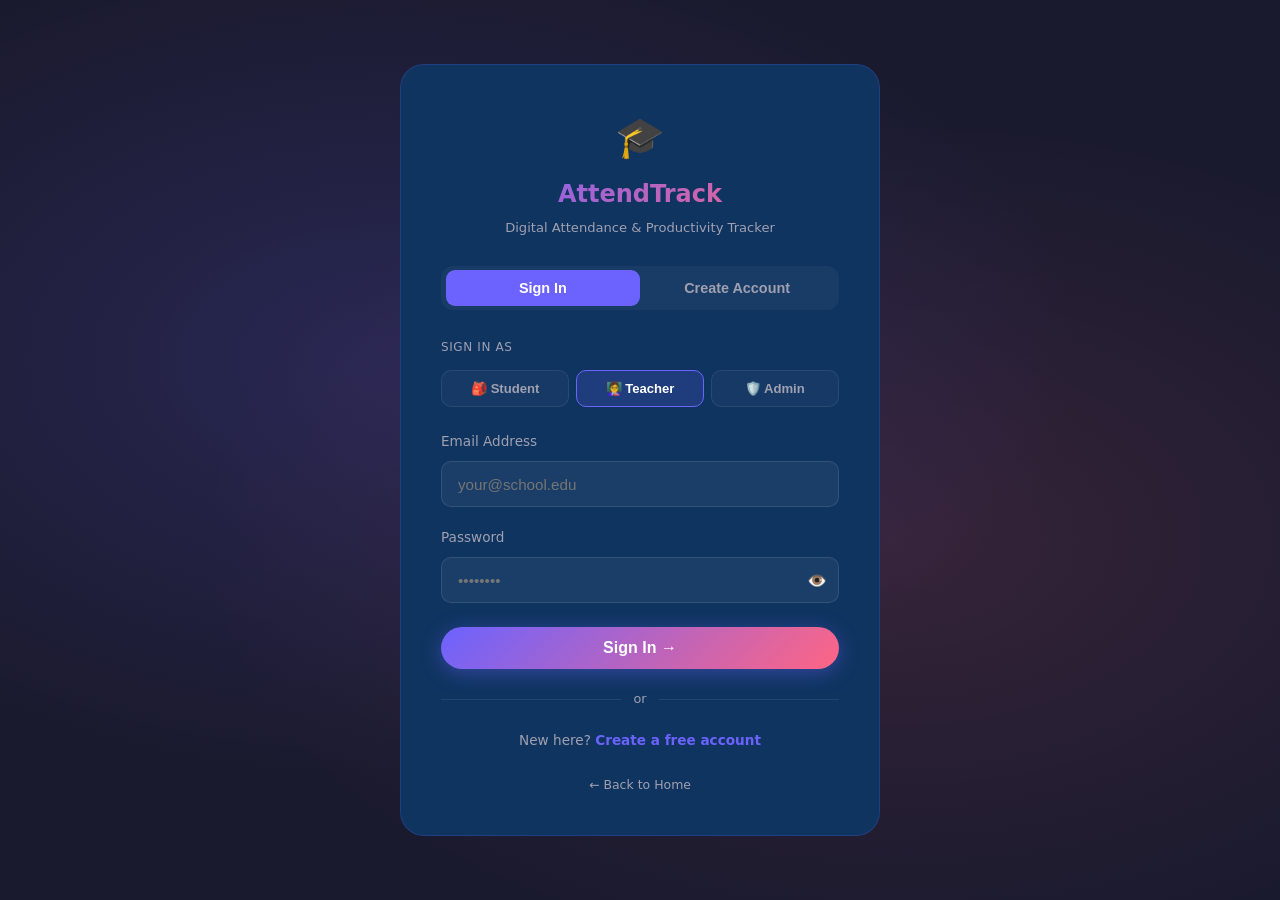
<file: login.html>
<!DOCTYPE html>
<html lang="en">
<head>
  <meta charset="UTF-8" />
  <meta name="viewport" content="width=device-width, initial-scale=1.0" />
  <title>Login — AttendTrack</title>
  <link rel="stylesheet" href="css/style.css" />
  <style>
    .login-wrap {
      min-height: 100vh;
      display: flex;
      align-items: center;
      justify-content: center;
      padding: 2rem;
      position: relative;
      overflow: hidden;
    }
    .login-wrap::before {
      content: '';
      position: absolute;
      inset: 0;
      background: radial-gradient(ellipse at 30% 40%, rgba(108,99,255,0.18) 0%, transparent 55%),
                  radial-gradient(ellipse at 70% 60%, rgba(255,101,132,0.12) 0%, transparent 55%);
    }
    .login-box {
      background: var(--card);
      border: 1px solid rgba(108,99,255,0.2);
      border-radius: 24px;
      padding: 2.5rem;
      width: 100%;
      max-width: 480px;
      position: relative;
      animation: fadeInUp 0.5s ease;
    }

    /* Mode toggle (Sign In / Sign Up) */
    .mode-toggle {
      display: grid;
      grid-template-columns: 1fr 1fr;
      background: rgba(255,255,255,0.04);
      border-radius: 12px;
      padding: 0.3rem;
      margin-bottom: 1.75rem;
    }
    .mode-btn {
      padding: 0.6rem;
      border-radius: 9px;
      border: none;
      background: transparent;
      color: var(--text-muted);
      font-size: 0.9rem;
      font-weight: 600;
      cursor: pointer;
      transition: var(--transition);
      text-align: center;
    }
    .mode-btn.active { background: var(--primary); color: var(--white); }

    /* Role selector */
    .role-tabs {
      display: grid;
      grid-template-columns: repeat(3, 1fr);
      gap: 0.4rem;
      margin-bottom: 1.5rem;
    }
    .role-tab {
      padding: 0.65rem 0.4rem;
      border-radius: 10px;
      border: 1px solid rgba(255,255,255,0.08);
      background: rgba(255,255,255,0.03);
      color: var(--text-muted);
      font-size: 0.82rem;
      font-weight: 600;
      cursor: pointer;
      transition: var(--transition);
      text-align: center;
    }
    .role-tab:hover { border-color: var(--primary); color: var(--text); }
    .role-tab.active { background: rgba(108,99,255,0.18); border-color: var(--primary); color: var(--white); }

    /* Alert boxes */
    .alert {
      border-radius: 8px;
      padding: 0.65rem 1rem;
      font-size: 0.85rem;
      margin-bottom: 1rem;
      display: none;
    }
    .alert-error { background: rgba(255,101,132,0.1); border: 1px solid rgba(255,101,132,0.25); color: var(--secondary); }
    .alert-success { background: rgba(67,233,123,0.1); border: 1px solid rgba(67,233,123,0.25); color: var(--accent); }

    /* Password strength */
    .pwd-strength { margin-top: 0.4rem; height: 4px; border-radius: 4px; background: rgba(255,255,255,0.08); overflow: hidden; }
    .pwd-strength-fill { height: 100%; border-radius: 4px; width: 0; transition: width 0.3s, background 0.3s; }

    /* Form section visibility */
    .form-section { display: none; }
    .form-section.active { display: block; animation: fadeInUp 0.3s ease; }

    /* Avatar picker */
    .avatar-grid { display: flex; gap: 0.5rem; flex-wrap: wrap; margin-top: 0.5rem; }
    .avatar-opt {
      width: 40px; height: 40px; border-radius: 10px;
      border: 2px solid rgba(255,255,255,0.08);
      background: rgba(255,255,255,0.04);
      display: flex; align-items: center; justify-content: center;
      font-size: 1.3rem; cursor: pointer; transition: var(--transition);
    }
    .avatar-opt:hover { border-color: var(--primary); }
    .avatar-opt.selected { border-color: var(--primary); background: rgba(108,99,255,0.2); }

    .divider {
      display: flex; align-items: center; gap: 0.75rem;
      color: var(--text-muted); font-size: 0.8rem; margin: 1.25rem 0;
    }
    .divider::before, .divider::after { content: ''; flex: 1; height: 1px; background: rgba(255,255,255,0.08); }
  </style>
</head>
<body>

<div class="login-wrap">
  <div class="login-box">

    <!-- BRAND -->
    <div style="text-align:center; margin-bottom:1.75rem;">
      <div style="font-size:2.5rem; margin-bottom:0.4rem;">🎓</div>
      <h1 style="font-size:1.5rem; font-weight:800; background:var(--gradient); -webkit-background-clip:text; -webkit-text-fill-color:transparent; background-clip:text;">AttendTrack</h1>
      <p style="font-size:0.82rem; color:var(--text-muted); margin-top:0.2rem;">Digital Attendance & Productivity Tracker</p>
    </div>

    <!-- SIGN IN / SIGN UP TOGGLE -->
    <div class="mode-toggle">
      <button class="mode-btn active" id="signinBtn" onclick="setMode('signin')">Sign In</button>
      <button class="mode-btn" id="signupBtn" onclick="setMode('signup')">Create Account</button>
    </div>

    <!-- ALERT MESSAGES -->
    <div class="alert alert-error" id="errorMsg"></div>
    <div class="alert alert-success" id="successMsg"></div>

    <!-- ══════════ SIGN IN FORM ══════════ -->
    <div class="form-section active" id="signinForm">

      <div style="margin-bottom:1.25rem;">
        <div style="font-size:0.75rem; color:var(--text-muted); margin-bottom:0.75rem; text-transform:uppercase; letter-spacing:0.05em;">Sign in as</div>
        <div class="role-tabs" id="signinRoleTabs">
          <button class="role-tab" onclick="setSigninRole('student', this)">🎒 Student</button>
          <button class="role-tab active" onclick="setSigninRole('teacher', this)">👩‍🏫 Teacher</button>
          <button class="role-tab" onclick="setSigninRole('admin', this)">🛡️ Admin</button>
        </div>
      </div>

      <div class="input-group">
        <label>Email Address</label>
        <input type="email" id="loginEmail" placeholder="your@school.edu" />
      </div>
      <div class="input-group" style="margin-bottom:1.5rem;">
        <label>Password</label>
        <div style="position:relative;">
          <input type="password" id="loginPassword" placeholder="••••••••" style="padding-right:3rem;" />
          <button onclick="togglePwd('loginPassword','eyeLogin')" style="position:absolute;right:0.75rem;top:50%;transform:translateY(-50%);background:none;border:none;color:var(--text-muted);cursor:pointer;font-size:1rem;" id="eyeLogin">👁️</button>
        </div>
      </div>

      <button class="btn btn-primary" style="width:100%;justify-content:center;font-size:1rem;" onclick="doLogin()" id="loginBtn">
        Sign In →
      </button>

      <div class="divider">or</div>
      <p style="text-align:center; font-size:0.85rem; color:var(--text-muted);">
        New here? <a href="#" onclick="setMode('signup')" style="color:var(--primary); font-weight:600;">Create a free account</a>
      </p>
    </div>

    <!-- ══════════ SIGN UP FORM ══════════ -->
    <div class="form-section" id="signupForm">

      <div style="margin-bottom:1.25rem;">
        <div style="font-size:0.75rem; color:var(--text-muted); margin-bottom:0.75rem; text-transform:uppercase; letter-spacing:0.05em;">I am a</div>
        <div class="role-tabs" id="signupRoleTabs">
          <button class="role-tab active" onclick="setSignupRole('student', this)">🎒 Student</button>
          <button class="role-tab" onclick="setSignupRole('teacher', this)">👩‍🏫 Teacher</button>
          <button class="role-tab" onclick="setSignupRole('admin', this)">🛡️ Admin</button>
        </div>
      </div>

      <div class="input-group">
        <label>Full Name</label>
        <input type="text" id="regName" placeholder="e.g. Jane Doe" />
      </div>
      <div class="input-group">
        <label>Email Address</label>
        <input type="email" id="regEmail" placeholder="your@school.edu" />
      </div>
      <div class="input-group">
        <label>Password</label>
        <div style="position:relative;">
          <input type="password" id="regPassword" placeholder="Min. 6 characters" style="padding-right:3rem;" oninput="checkStrength(this.value)" />
          <button onclick="togglePwd('regPassword','eyeReg')" style="position:absolute;right:0.75rem;top:50%;transform:translateY(-50%);background:none;border:none;color:var(--text-muted);cursor:pointer;font-size:1rem;" id="eyeReg">👁️</button>
        </div>
        <div class="pwd-strength"><div class="pwd-strength-fill" id="pwdBar"></div></div>
        <div style="font-size:0.72rem; color:var(--text-muted); margin-top:0.3rem;" id="pwdLabel"></div>
      </div>
      <div class="input-group" style="margin-bottom:1rem;">
        <label>Confirm Password</label>
        <input type="password" id="regConfirm" placeholder="Re-enter password" />
      </div>

      <!-- Avatar picker -->
      <div class="input-group" style="margin-bottom:1.5rem;">
        <label>Pick an Avatar</label>
        <div class="avatar-grid" id="avatarGrid"></div>
      </div>

      <button class="btn btn-success" style="width:100%;justify-content:center;font-size:1rem;" onclick="doRegister()" id="registerBtn">
        Create Account 🚀
      </button>

      <div class="divider">or</div>
      <p style="text-align:center; font-size:0.85rem; color:var(--text-muted);">
        Already have an account? <a href="#" onclick="setMode('signin')" style="color:var(--primary); font-weight:600;">Sign in</a>
      </p>
    </div>

    <p style="text-align:center; font-size:0.78rem; color:var(--text-muted); margin-top:1.5rem;">
      <a href="index.html" style="color:var(--text-muted);">← Back to Home</a>
    </p>

  </div>
</div>

<script src="js/db.js"></script>
<script>
// ── STATE ──────────────────────────────────────────────────
let signinRole = 'teacher';
let signupRole = 'student';
let selectedAvatar = '🎒';

const avatarsByRole = {
  student: ['🎒','👩‍💻','👨‍💻','👩‍🎓','👨‍🎓','👩‍🔬','👨‍🔬','🧑‍💻','🧑‍🎓'],
  teacher: ['👩‍🏫','👨‍🏫','👩‍🔬','👨‍🔬','👩‍💼','👨‍💼','🧑‍🏫','👩‍🏫','🎓'],
  admin:   ['🛡️','👩‍💼','👨‍💼','🧑‍💼','⚙️','🔐','🏛️','📋','🖥️'],
};

const redirectMap = { student: 'dashboard.html', teacher: 'reports.html', admin: 'admin.html' };

// ── INIT ──────────────────────────────────────────────────
// Redirect if already logged in
const existing = DB.currentUser();
if (existing) window.location.href = redirectMap[existing.role] || 'index.html';

// Build avatar grid on load
buildAvatarGrid('student');

// ── MODE SWITCH ───────────────────────────────────────────
function setMode(mode) {
  clearAlerts();
  document.getElementById('signinForm').classList.toggle('active', mode === 'signin');
  document.getElementById('signupForm').classList.toggle('active', mode === 'signup');
  document.getElementById('signinBtn').classList.toggle('active', mode === 'signin');
  document.getElementById('signupBtn').classList.toggle('active', mode === 'signup');
}

// ── ROLE SELECTORS ────────────────────────────────────────
function setSigninRole(role, btn) {
  signinRole = role;
  document.querySelectorAll('#signinRoleTabs .role-tab').forEach(b => b.classList.remove('active'));
  btn.classList.add('active');
  clearAlerts();
}

function setSignupRole(role, btn) {
  signupRole = role;
  document.querySelectorAll('#signupRoleTabs .role-tab').forEach(b => b.classList.remove('active'));
  btn.classList.add('active');
  buildAvatarGrid(role);
  clearAlerts();
}

// ── AVATAR GRID ───────────────────────────────────────────
function buildAvatarGrid(role) {
  const grid = document.getElementById('avatarGrid');
  const avatars = avatarsByRole[role];
  selectedAvatar = avatars[0];
  grid.innerHTML = avatars.map((a, i) => `
    <div class="avatar-opt ${i === 0 ? 'selected' : ''}" onclick="selectAvatar(this, '${a}')">${a}</div>
  `).join('');
}

function selectAvatar(el, avatar) {
  document.querySelectorAll('.avatar-opt').forEach(a => a.classList.remove('selected'));
  el.classList.add('selected');
  selectedAvatar = avatar;
}

// ── PASSWORD TOGGLE ───────────────────────────────────────
function togglePwd(inputId, btnId) {
  const inp = document.getElementById(inputId);
  const btn = document.getElementById(btnId);
  inp.type = inp.type === 'password' ? 'text' : 'password';
  btn.textContent = inp.type === 'password' ? '👁️' : '🙈';
}

// ── PASSWORD STRENGTH ─────────────────────────────────────
function checkStrength(val) {
  const bar = document.getElementById('pwdBar');
  const lbl = document.getElementById('pwdLabel');
  if (!val) { bar.style.width = '0'; lbl.textContent = ''; return; }
  let score = 0;
  if (val.length >= 6) score++;
  if (val.length >= 10) score++;
  if (/[A-Z]/.test(val)) score++;
  if (/[0-9]/.test(val)) score++;
  if (/[^A-Za-z0-9]/.test(val)) score++;
  const levels = [
    { w: '20%', color: '#ff6584', text: 'Too weak' },
    { w: '40%', color: '#f0932b', text: 'Weak' },
    { w: '60%', color: '#f9ca24', text: 'Fair' },
    { w: '80%', color: '#6c63ff', text: 'Good' },
    { w: '100%', color: '#43e97b', text: 'Strong 💪' },
  ];
  const lvl = levels[Math.min(score - 1, 4)] || levels[0];
  bar.style.width = lvl.w;
  bar.style.background = lvl.color;
  lbl.textContent = lvl.text;
  lbl.style.color = lvl.color;
}

// ── ALERTS ────────────────────────────────────────────────
function showError(msg) {
  const el = document.getElementById('errorMsg');
  el.textContent = '❌ ' + msg;
  el.style.display = 'block';
  document.getElementById('successMsg').style.display = 'none';
}

function showSuccess(msg) {
  const el = document.getElementById('successMsg');
  el.textContent = '✅ ' + msg;
  el.style.display = 'block';
  document.getElementById('errorMsg').style.display = 'none';
}

function clearAlerts() {
  document.getElementById('errorMsg').style.display = 'none';
  document.getElementById('successMsg').style.display = 'none';
}

// ── SIGN IN ───────────────────────────────────────────────
function doLogin() {
  const email    = document.getElementById('loginEmail').value.trim();
  const password = document.getElementById('loginPassword').value;
  const btn      = document.getElementById('loginBtn');

  if (!email || !password) { showError('Please enter your email and password.'); return; }

  btn.textContent = 'Signing in...';
  btn.disabled = true;

  setTimeout(() => {
    const session = DB.login(email, password);
    if (!session) {
      showError('Invalid email or password. Please try again.');
      btn.textContent = 'Sign In →';
      btn.disabled = false;
      return;
    }
    showSuccess('Welcome back, ' + session.name.split(' ')[0] + '! Redirecting...');
    setTimeout(() => { window.location.href = redirectMap[session.role] || 'index.html'; }, 800);
  }, 600);
}

// ── REGISTER ──────────────────────────────────────────────
function doRegister() {
  const name     = document.getElementById('regName').value.trim();
  const email    = document.getElementById('regEmail').value.trim();
  const password = document.getElementById('regPassword').value;
  const confirm  = document.getElementById('regConfirm').value;
  const btn      = document.getElementById('registerBtn');

  // Validation
  if (!name)                          { showError('Please enter your full name.'); return; }
  if (!email || !email.includes('@')) { showError('Please enter a valid email address.'); return; }
  if (password.length < 6)            { showError('Password must be at least 6 characters.'); return; }
  if (password !== confirm)           { showError('Passwords do not match.'); return; }

  // Check duplicate email
  const existing = DB._get('users').find(u => u.email === email);
  if (existing) { showError('An account with this email already exists. Try signing in.'); return; }

  btn.textContent = 'Creating account...';
  btn.disabled = true;

  setTimeout(() => {
    // Save new user to DB
    const users = DB._get('users');
    const newUser = {
      id: DB._nextId('users'),
      name,
      email,
      password,
      role: signupRole,
      avatar: selectedAvatar,
      points: 0,
      streak: 0,
      classes: [],
      createdAt: new Date().toISOString().split('T')[0],
    };
    users.push(newUser);
    DB._set('users', users);

    // Add welcome notification
    DB.addNotification(newUser.id, 'Welcome to AttendTrack, ' + name.split(' ')[0] + '! 🎉 Start by checking in to your first class.');

    // Auto login
    const session = DB.login(email, password);
    showSuccess('Account created! Welcome, ' + name.split(' ')[0] + '! 🎉');

    setTimeout(() => { window.location.href = redirectMap[signupRole] || 'index.html'; }, 1000);
  }, 700);
}

// Enter key support
document.addEventListener('keydown', e => {
  if (e.key !== 'Enter') return;
  const signinActive = document.getElementById('signinForm').classList.contains('active');
  if (signinActive) doLogin(); else doRegister();
});
</script>
</body>
</html>
</file>
<file: css/style.css>
/* ===== CSS VARIABLES ===== */
:root {
  --primary: #6c63ff;
  --secondary: #ff6584;
  --accent: #43e97b;
  --warning: #f9ca24;
  --info: #4fc3f7;
  --dark: #1a1a2e;
  --dark2: #16213e;
  --card: #0f3460;
  --text: #e0e0e0;
  --text-muted: #a0a0b0;
  --white: #ffffff;
  --gradient: linear-gradient(135deg, #6c63ff, #ff6584);
  --gradient2: linear-gradient(135deg, #43e97b, #38f9d7);
  --gradient3: linear-gradient(135deg, #f9ca24, #f0932b);
  --radius: 16px;
  --shadow: 0 8px 32px rgba(108, 99, 255, 0.2);
  --transition: all 0.3s ease;
}

/* ===== RESET & BASE ===== */
*, *::before, *::after { box-sizing: border-box; margin: 0; padding: 0; }

html { scroll-behavior: smooth; }

body {
  font-family: 'Segoe UI', system-ui, -apple-system, sans-serif;
  background: var(--dark);
  color: var(--text);
  line-height: 1.6;
  min-height: 100vh;
}

a { text-decoration: none; color: inherit; }
img { max-width: 100%; }
ul { list-style: none; }

/* ===== NAVBAR ===== */
.navbar {
  position: sticky;
  top: 0;
  z-index: 1000;
  background: rgba(26, 26, 46, 0.95);
  backdrop-filter: blur(12px);
  border-bottom: 1px solid rgba(108, 99, 255, 0.2);
  padding: 0 2rem;
  display: flex;
  align-items: center;
  justify-content: space-between;
  height: 64px;
}

.nav-brand {
  display: flex;
  align-items: center;
  gap: 0.5rem;
  font-size: 1.2rem;
  font-weight: 700;
  background: var(--gradient);
  -webkit-background-clip: text;
  -webkit-text-fill-color: transparent;
  background-clip: text;
}

.nav-brand .logo-icon { font-size: 1.5rem; -webkit-text-fill-color: initial; }

.nav-links {
  display: flex;
  align-items: center;
  gap: 0.25rem;
}

.nav-links a {
  padding: 0.5rem 1rem;
  border-radius: 8px;
  font-size: 0.9rem;
  font-weight: 500;
  color: var(--text-muted);
  transition: var(--transition);
}

.nav-links a:hover, .nav-links a.active {
  color: var(--white);
  background: rgba(108, 99, 255, 0.2);
}

.nav-links a.active { color: var(--primary); }

.nav-toggle {
  display: none;
  flex-direction: column;
  gap: 5px;
  cursor: pointer;
  padding: 4px;
}

.nav-toggle span {
  display: block;
  width: 24px;
  height: 2px;
  background: var(--text);
  border-radius: 2px;
  transition: var(--transition);
}

/* ===== HERO ===== */
.hero {
  min-height: calc(100vh - 64px);
  display: flex;
  align-items: center;
  justify-content: center;
  text-align: center;
  padding: 4rem 2rem;
  position: relative;
  overflow: hidden;
}

.hero::before {
  content: '';
  position: absolute;
  inset: 0;
  background: radial-gradient(ellipse at 30% 50%, rgba(108,99,255,0.15) 0%, transparent 60%),
              radial-gradient(ellipse at 70% 50%, rgba(255,101,132,0.1) 0%, transparent 60%);
}

.hero-content { position: relative; max-width: 800px; }

.hero-badge {
  display: inline-flex;
  align-items: center;
  gap: 0.5rem;
  background: rgba(108, 99, 255, 0.15);
  border: 1px solid rgba(108, 99, 255, 0.3);
  padding: 0.4rem 1rem;
  border-radius: 50px;
  font-size: 0.85rem;
  color: var(--primary);
  margin-bottom: 1.5rem;
  animation: fadeInDown 0.6s ease;
}

.hero h1 {
  font-size: clamp(2rem, 5vw, 3.5rem);
  font-weight: 800;
  line-height: 1.2;
  margin-bottom: 1.5rem;
  animation: fadeInUp 0.6s ease 0.1s both;
}

.hero h1 span {
  background: var(--gradient);
  -webkit-background-clip: text;
  -webkit-text-fill-color: transparent;
  background-clip: text;
}

.hero p {
  font-size: 1.1rem;
  color: var(--text-muted);
  max-width: 600px;
  margin: 0 auto 2.5rem;
  animation: fadeInUp 0.6s ease 0.2s both;
}

.hero-buttons {
  display: flex;
  gap: 1rem;
  justify-content: center;
  flex-wrap: wrap;
  animation: fadeInUp 0.6s ease 0.3s both;
}

.hero-stats {
  display: flex;
  gap: 2rem;
  justify-content: center;
  flex-wrap: wrap;
  margin-top: 4rem;
  animation: fadeInUp 0.6s ease 0.4s both;
}

.hero-stat {
  text-align: center;
}

.hero-stat .number {
  font-size: 2rem;
  font-weight: 800;
  background: var(--gradient);
  -webkit-background-clip: text;
  -webkit-text-fill-color: transparent;
  background-clip: text;
}

.hero-stat .label {
  font-size: 0.85rem;
  color: var(--text-muted);
}

/* ===== BUTTONS ===== */
.btn {
  display: inline-flex;
  align-items: center;
  gap: 0.5rem;
  padding: 0.75rem 1.75rem;
  border-radius: 50px;
  font-size: 0.95rem;
  font-weight: 600;
  cursor: pointer;
  border: none;
  transition: var(--transition);
}

.btn-primary {
  background: var(--gradient);
  color: var(--white);
  box-shadow: 0 4px 20px rgba(108, 99, 255, 0.4);
}

.btn-primary:hover { transform: translateY(-2px); box-shadow: 0 8px 30px rgba(108, 99, 255, 0.5); }

.btn-outline {
  background: transparent;
  color: var(--text);
  border: 1px solid rgba(255,255,255,0.2);
}

.btn-outline:hover { background: rgba(255,255,255,0.05); border-color: var(--primary); color: var(--primary); }

.btn-success {
  background: var(--gradient2);
  color: var(--dark);
  font-weight: 700;
}

.btn-success:hover { transform: translateY(-2px); box-shadow: 0 8px 30px rgba(67, 233, 123, 0.4); }

.btn-danger {
  background: linear-gradient(135deg, #ff6584, #ff4757);
  color: var(--white);
}

.btn-sm { padding: 0.4rem 1rem; font-size: 0.8rem; }

/* ===== CARDS ===== */
.card {
  background: var(--card);
  border: 1px solid rgba(108, 99, 255, 0.15);
  border-radius: var(--radius);
  padding: 1.5rem;
  transition: var(--transition);
}

.card:hover { border-color: rgba(108, 99, 255, 0.35); box-shadow: var(--shadow); }

/* ===== SECTION ===== */
.section { padding: 5rem 2rem; }
.section-title {
  font-size: clamp(1.5rem, 3vw, 2rem);
  font-weight: 700;
  margin-bottom: 0.5rem;
}
.section-subtitle { color: var(--text-muted); margin-bottom: 3rem; }

.container { max-width: 1200px; margin: 0 auto; }

/* ===== GRID ===== */
.grid-2 { display: grid; grid-template-columns: repeat(auto-fit, minmax(280px, 1fr)); gap: 1.5rem; }
.grid-3 { display: grid; grid-template-columns: repeat(auto-fit, minmax(240px, 1fr)); gap: 1.5rem; }
.grid-4 { display: grid; grid-template-columns: repeat(auto-fit, minmax(200px, 1fr)); gap: 1.5rem; }

/* ===== PROGRESS BAR ===== */
.progress-wrap { margin-bottom: 1rem; }
.progress-label { display: flex; justify-content: space-between; font-size: 0.85rem; margin-bottom: 0.4rem; }
.progress-bar {
  height: 10px;
  background: rgba(255,255,255,0.08);
  border-radius: 50px;
  overflow: hidden;
}
.progress-fill {
  height: 100%;
  border-radius: 50px;
  background: var(--gradient);
  transition: width 1s ease;
}
.progress-fill.green { background: var(--gradient2); }
.progress-fill.yellow { background: var(--gradient3); }

/* ===== BADGE ===== */
.badge {
  display: inline-flex;
  align-items: center;
  gap: 0.3rem;
  padding: 0.25rem 0.75rem;
  border-radius: 50px;
  font-size: 0.75rem;
  font-weight: 600;
}
.badge-purple { background: rgba(108,99,255,0.2); color: var(--primary); }
.badge-green { background: rgba(67,233,123,0.2); color: var(--accent); }
.badge-red { background: rgba(255,101,132,0.2); color: var(--secondary); }
.badge-yellow { background: rgba(249,202,36,0.2); color: var(--warning); }

/* ===== STAT CARD ===== */
.stat-card {
  background: var(--card);
  border: 1px solid rgba(108,99,255,0.15);
  border-radius: var(--radius);
  padding: 1.5rem;
  display: flex;
  align-items: center;
  gap: 1rem;
}

.stat-icon {
  width: 56px;
  height: 56px;
  border-radius: 14px;
  display: flex;
  align-items: center;
  justify-content: center;
  font-size: 1.5rem;
  flex-shrink: 0;
}

.stat-icon.purple { background: rgba(108,99,255,0.2); }
.stat-icon.green { background: rgba(67,233,123,0.2); }
.stat-icon.red { background: rgba(255,101,132,0.2); }
.stat-icon.yellow { background: rgba(249,202,36,0.2); }
.stat-icon.blue { background: rgba(79,195,247,0.2); }

.stat-info .value { font-size: 1.6rem; font-weight: 700; }
.stat-info .label { font-size: 0.8rem; color: var(--text-muted); }

/* ===== FEATURES SECTION ===== */
.features-grid { display: grid; grid-template-columns: repeat(auto-fit, minmax(260px, 1fr)); gap: 1.5rem; }

.feature-card {
  background: var(--card);
  border: 1px solid rgba(108,99,255,0.15);
  border-radius: var(--radius);
  padding: 2rem;
  text-align: center;
  transition: var(--transition);
}

.feature-card:hover { transform: translateY(-4px); box-shadow: var(--shadow); border-color: rgba(108,99,255,0.35); }

.feature-icon {
  font-size: 2.5rem;
  margin-bottom: 1rem;
  display: block;
}

.feature-card h3 { font-size: 1.1rem; margin-bottom: 0.5rem; }
.feature-card p { font-size: 0.9rem; color: var(--text-muted); }

/* ===== PAGE HEADER ===== */
.page-header {
  background: linear-gradient(135deg, var(--dark2), var(--card));
  border-bottom: 1px solid rgba(108,99,255,0.15);
  padding: 2.5rem 2rem;
}

.page-header h1 { font-size: 1.8rem; font-weight: 700; margin-bottom: 0.25rem; }
.page-header p { color: var(--text-muted); font-size: 0.95rem; }

/* ===== TABS ===== */
.tabs { display: flex; gap: 0.5rem; flex-wrap: wrap; margin-bottom: 1.5rem; }
.tab-btn {
  padding: 0.5rem 1.25rem;
  border-radius: 50px;
  border: 1px solid rgba(255,255,255,0.1);
  background: transparent;
  color: var(--text-muted);
  font-size: 0.85rem;
  cursor: pointer;
  transition: var(--transition);
}
.tab-btn.active, .tab-btn:hover {
  background: var(--primary);
  color: var(--white);
  border-color: var(--primary);
}

/* ===== TABLE ===== */
.table-wrap { overflow-x: auto; border-radius: var(--radius); }
table { width: 100%; border-collapse: collapse; }
thead th {
  background: rgba(108,99,255,0.15);
  padding: 0.85rem 1rem;
  text-align: left;
  font-size: 0.8rem;
  text-transform: uppercase;
  letter-spacing: 0.05em;
  color: var(--text-muted);
}
tbody td {
  padding: 0.85rem 1rem;
  border-bottom: 1px solid rgba(255,255,255,0.05);
  font-size: 0.9rem;
}
tbody tr:hover { background: rgba(108,99,255,0.05); }
tbody tr:last-child td { border-bottom: none; }

/* ===== LEADERBOARD ===== */
.leaderboard-item {
  display: flex;
  align-items: center;
  gap: 1rem;
  padding: 1rem 1.25rem;
  border-radius: 12px;
  background: var(--card);
  border: 1px solid rgba(108,99,255,0.1);
  transition: var(--transition);
  margin-bottom: 0.75rem;
}

.leaderboard-item:hover { border-color: rgba(108,99,255,0.3); transform: translateX(4px); }

.rank {
  width: 36px;
  height: 36px;
  border-radius: 50%;
  display: flex;
  align-items: center;
  justify-content: center;
  font-weight: 700;
  font-size: 0.9rem;
  flex-shrink: 0;
}

.rank-1 { background: linear-gradient(135deg, #f9ca24, #f0932b); color: var(--dark); }
.rank-2 { background: linear-gradient(135deg, #c0c0c0, #a0a0a0); color: var(--dark); }
.rank-3 { background: linear-gradient(135deg, #cd7f32, #a0522d); color: var(--white); }
.rank-other { background: rgba(255,255,255,0.08); color: var(--text-muted); }

.lb-avatar {
  width: 40px;
  height: 40px;
  border-radius: 50%;
  display: flex;
  align-items: center;
  justify-content: center;
  font-size: 1.2rem;
  flex-shrink: 0;
}

.lb-info { flex: 1; }
.lb-name { font-weight: 600; font-size: 0.95rem; }
.lb-badges { font-size: 0.75rem; color: var(--text-muted); }

.lb-points { text-align: right; }
.lb-points .pts { font-size: 1.1rem; font-weight: 700; color: var(--warning); }
.lb-points .pts-label { font-size: 0.7rem; color: var(--text-muted); }

/* ===== CHECK-IN ===== */
.checkin-card {
  max-width: 560px;
  margin: 0 auto;
  background: var(--card);
  border: 1px solid rgba(108,99,255,0.2);
  border-radius: 24px;
  padding: 2.5rem;
}

.checkin-step { display: none; }
.checkin-step.active { display: block; animation: fadeInUp 0.4s ease; }

.input-group { margin-bottom: 1.25rem; }
.input-group label { display: block; font-size: 0.85rem; color: var(--text-muted); margin-bottom: 0.5rem; }
.input-group input, .input-group select {
  width: 100%;
  padding: 0.85rem 1rem;
  background: rgba(255,255,255,0.05);
  border: 1px solid rgba(255,255,255,0.1);
  border-radius: 10px;
  color: var(--text);
  font-size: 0.95rem;
  transition: var(--transition);
  outline: none;
}
.input-group input:focus, .input-group select:focus {
  border-color: var(--primary);
  background: rgba(108,99,255,0.08);
}

.quiz-option {
  display: flex;
  align-items: center;
  gap: 0.75rem;
  padding: 0.85rem 1rem;
  border-radius: 10px;
  border: 1px solid rgba(255,255,255,0.1);
  margin-bottom: 0.75rem;
  cursor: pointer;
  transition: var(--transition);
}
.quiz-option:hover { border-color: var(--primary); background: rgba(108,99,255,0.08); }
.quiz-option.selected { border-color: var(--primary); background: rgba(108,99,255,0.15); }
.quiz-option.correct { border-color: var(--accent); background: rgba(67,233,123,0.1); }
.quiz-option.wrong { border-color: var(--secondary); background: rgba(255,101,132,0.1); }

.quiz-option input[type="radio"] { accent-color: var(--primary); }

.success-animation {
  text-align: center;
  padding: 2rem 0;
}

.success-icon {
  font-size: 4rem;
  animation: bounceIn 0.6s ease;
  display: block;
  margin-bottom: 1rem;
}

.points-popup {
  display: inline-flex;
  align-items: center;
  gap: 0.5rem;
  background: rgba(249,202,36,0.15);
  border: 1px solid rgba(249,202,36,0.3);
  padding: 0.5rem 1.25rem;
  border-radius: 50px;
  color: var(--warning);
  font-weight: 700;
  font-size: 1.1rem;
  animation: fadeInUp 0.4s ease 0.3s both;
}

.badge-notification {
  display: flex;
  align-items: center;
  gap: 0.75rem;
  background: rgba(108,99,255,0.1);
  border: 1px solid rgba(108,99,255,0.25);
  border-radius: 12px;
  padding: 0.85rem 1rem;
  margin-top: 1rem;
  animation: fadeInUp 0.4s ease 0.5s both;
}

/* ===== GAMIFICATION BADGES ===== */
.badges-grid { display: flex; flex-wrap: wrap; gap: 0.75rem; }

.badge-item {
  display: flex;
  flex-direction: column;
  align-items: center;
  gap: 0.4rem;
  padding: 1rem;
  border-radius: 14px;
  background: rgba(255,255,255,0.04);
  border: 1px solid rgba(255,255,255,0.08);
  min-width: 80px;
  text-align: center;
  transition: var(--transition);
}

.badge-item:hover { transform: scale(1.05); }
.badge-item.earned { border-color: rgba(249,202,36,0.3); background: rgba(249,202,36,0.05); }
.badge-item.locked { opacity: 0.4; filter: grayscale(1); }

.badge-item .badge-emoji { font-size: 2rem; }
.badge-item .badge-name { font-size: 0.7rem; color: var(--text-muted); }

/* ===== STREAK ===== */
.streak-display {
  display: flex;
  align-items: center;
  gap: 1rem;
  padding: 1.25rem;
  background: linear-gradient(135deg, rgba(249,202,36,0.1), rgba(240,147,43,0.1));
  border: 1px solid rgba(249,202,36,0.2);
  border-radius: 14px;
}

.streak-fire { font-size: 2.5rem; animation: pulse 1.5s ease infinite; }
.streak-count { font-size: 2rem; font-weight: 800; color: var(--warning); }
.streak-label { font-size: 0.8rem; color: var(--text-muted); }

/* ===== ABOUT ===== */
.timeline { position: relative; padding-left: 2rem; }
.timeline::before {
  content: '';
  position: absolute;
  left: 0;
  top: 0;
  bottom: 0;
  width: 2px;
  background: linear-gradient(to bottom, var(--primary), var(--secondary));
}

.timeline-item {
  position: relative;
  padding-bottom: 2rem;
}

.timeline-item::before {
  content: '';
  position: absolute;
  left: -2.4rem;
  top: 0.25rem;
  width: 12px;
  height: 12px;
  border-radius: 50%;
  background: var(--primary);
  border: 2px solid var(--dark);
}

.timeline-item h3 { font-size: 1rem; margin-bottom: 0.25rem; }
.timeline-item p { font-size: 0.9rem; color: var(--text-muted); }

/* ===== FORM ===== */
.form-group { margin-bottom: 1.25rem; }
.form-group label { display: block; font-size: 0.85rem; color: var(--text-muted); margin-bottom: 0.5rem; }
.form-group input, .form-group textarea, .form-group select {
  width: 100%;
  padding: 0.85rem 1rem;
  background: rgba(255,255,255,0.05);
  border: 1px solid rgba(255,255,255,0.1);
  border-radius: 10px;
  color: var(--text);
  font-size: 0.9rem;
  outline: none;
  transition: var(--transition);
  font-family: inherit;
}
.form-group input:focus, .form-group textarea:focus, .form-group select:focus {
  border-color: var(--primary);
  background: rgba(108,99,255,0.08);
}
.form-group textarea { resize: vertical; min-height: 100px; }

/* ===== FOOTER ===== */
footer {
  background: var(--dark2);
  border-top: 1px solid rgba(108,99,255,0.15);
  padding: 2rem;
  text-align: center;
  color: var(--text-muted);
  font-size: 0.85rem;
}

footer a { color: var(--primary); }

/* ===== ANIMATIONS ===== */
@keyframes fadeInUp {
  from { opacity: 0; transform: translateY(20px); }
  to { opacity: 1; transform: translateY(0); }
}

@keyframes fadeInDown {
  from { opacity: 0; transform: translateY(-20px); }
  to { opacity: 1; transform: translateY(0); }
}

@keyframes bounceIn {
  0% { transform: scale(0); opacity: 0; }
  60% { transform: scale(1.2); }
  100% { transform: scale(1); opacity: 1; }
}

@keyframes pulse {
  0%, 100% { transform: scale(1); }
  50% { transform: scale(1.1); }
}

@keyframes slideIn {
  from { opacity: 0; transform: translateX(-20px); }
  to { opacity: 1; transform: translateX(0); }
}

.animate-in { animation: fadeInUp 0.5s ease both; }

/* ===== CHART CONTAINER ===== */
.chart-container { position: relative; height: 220px; }

/* ===== NOTIFICATION TOAST ===== */
.toast {
  position: fixed;
  bottom: 2rem;
  right: 2rem;
  background: var(--card);
  border: 1px solid rgba(108,99,255,0.3);
  border-radius: 14px;
  padding: 1rem 1.5rem;
  display: flex;
  align-items: center;
  gap: 0.75rem;
  box-shadow: var(--shadow);
  z-index: 9999;
  transform: translateY(100px);
  opacity: 0;
  transition: all 0.4s ease;
}

.toast.show { transform: translateY(0); opacity: 1; }

/* ===== RESPONSIVE ===== */
@media (max-width: 768px) {
  .nav-links {
    display: none;
    position: absolute;
    top: 64px;
    left: 0;
    right: 0;
    background: rgba(26,26,46,0.98);
    flex-direction: column;
    padding: 1rem;
    border-bottom: 1px solid rgba(108,99,255,0.2);
    gap: 0.25rem;
  }

  .nav-links.open { display: flex; }
  .nav-links a { padding: 0.75rem 1rem; }
  .nav-toggle { display: flex; }

  .hero-buttons { flex-direction: column; align-items: center; }
  .hero-stats { gap: 1.5rem; }

  .section { padding: 3rem 1rem; }
  .page-header { padding: 1.5rem 1rem; }

  .checkin-card { padding: 1.5rem; }

  .leaderboard-item { padding: 0.75rem 1rem; }
}

@media (max-width: 480px) {
  .navbar { padding: 0 1rem; }
  .grid-4 { grid-template-columns: repeat(2, 1fr); }
}
</file>
